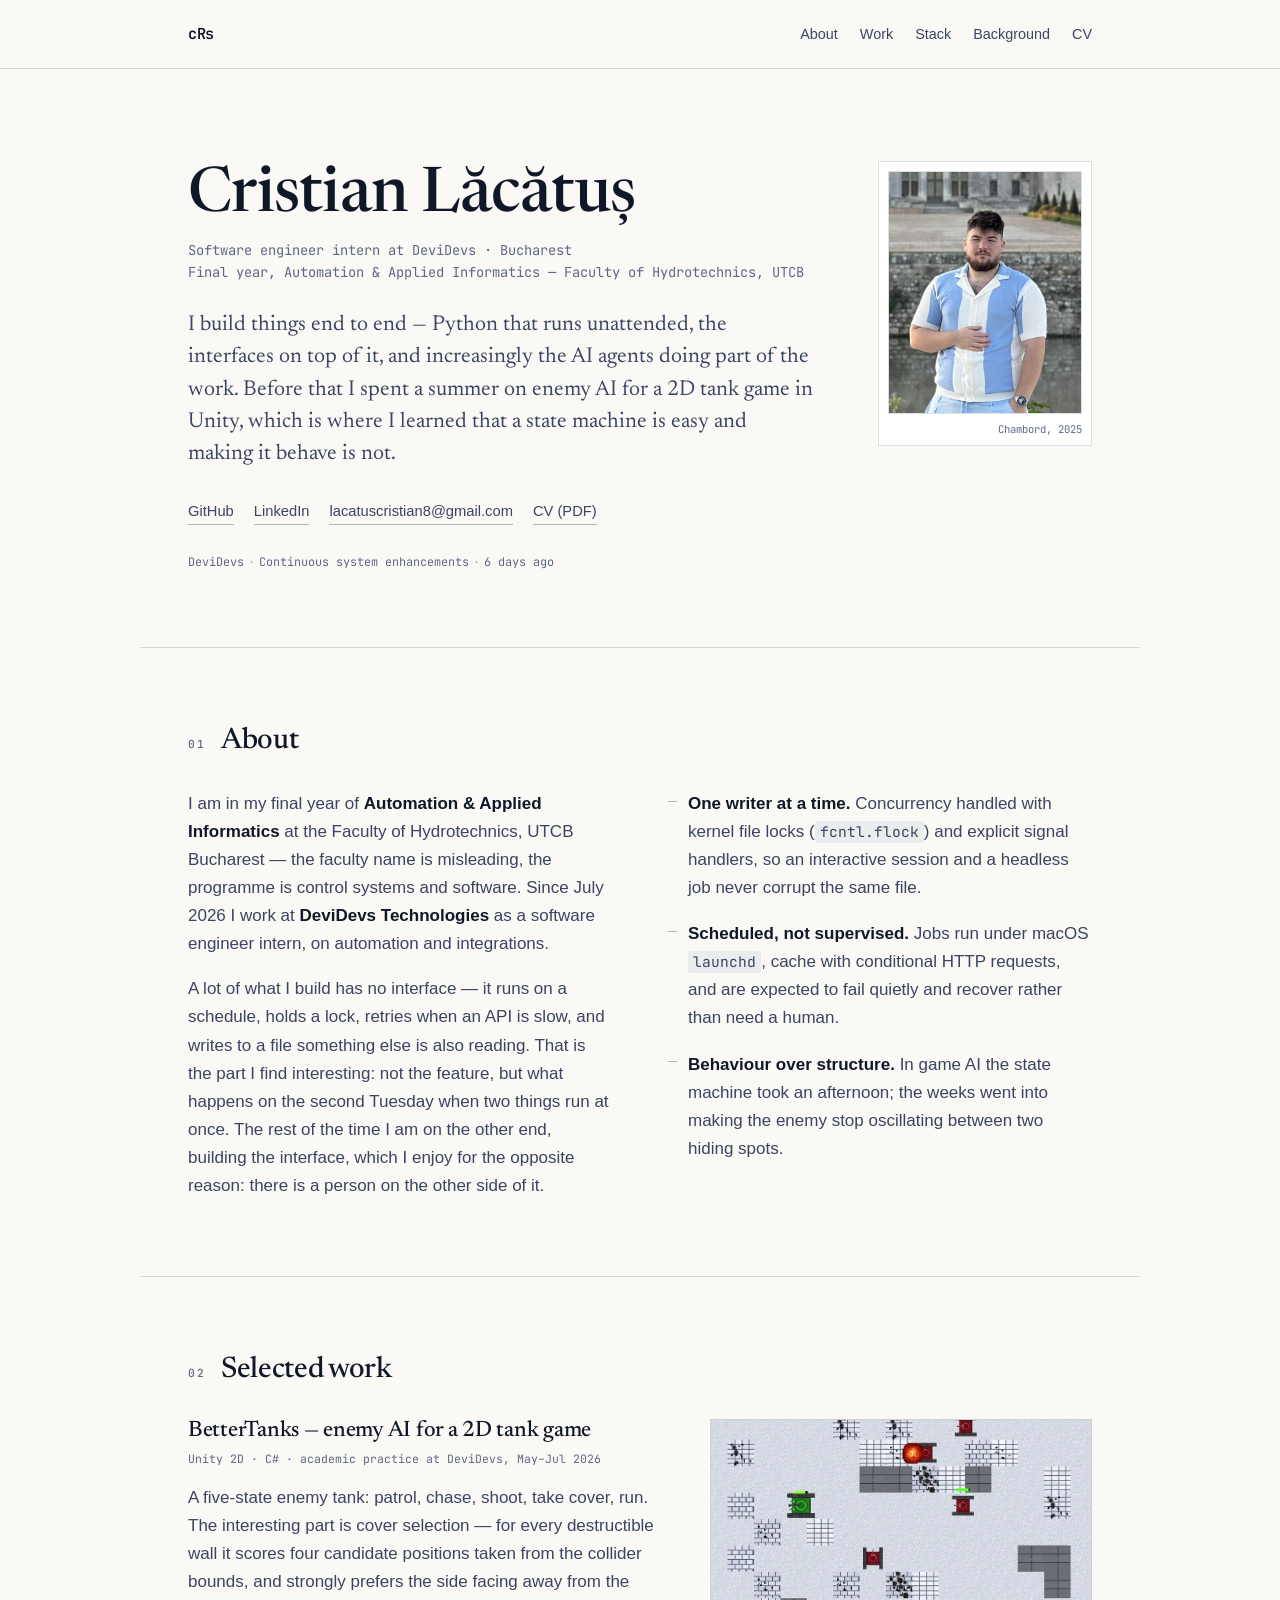
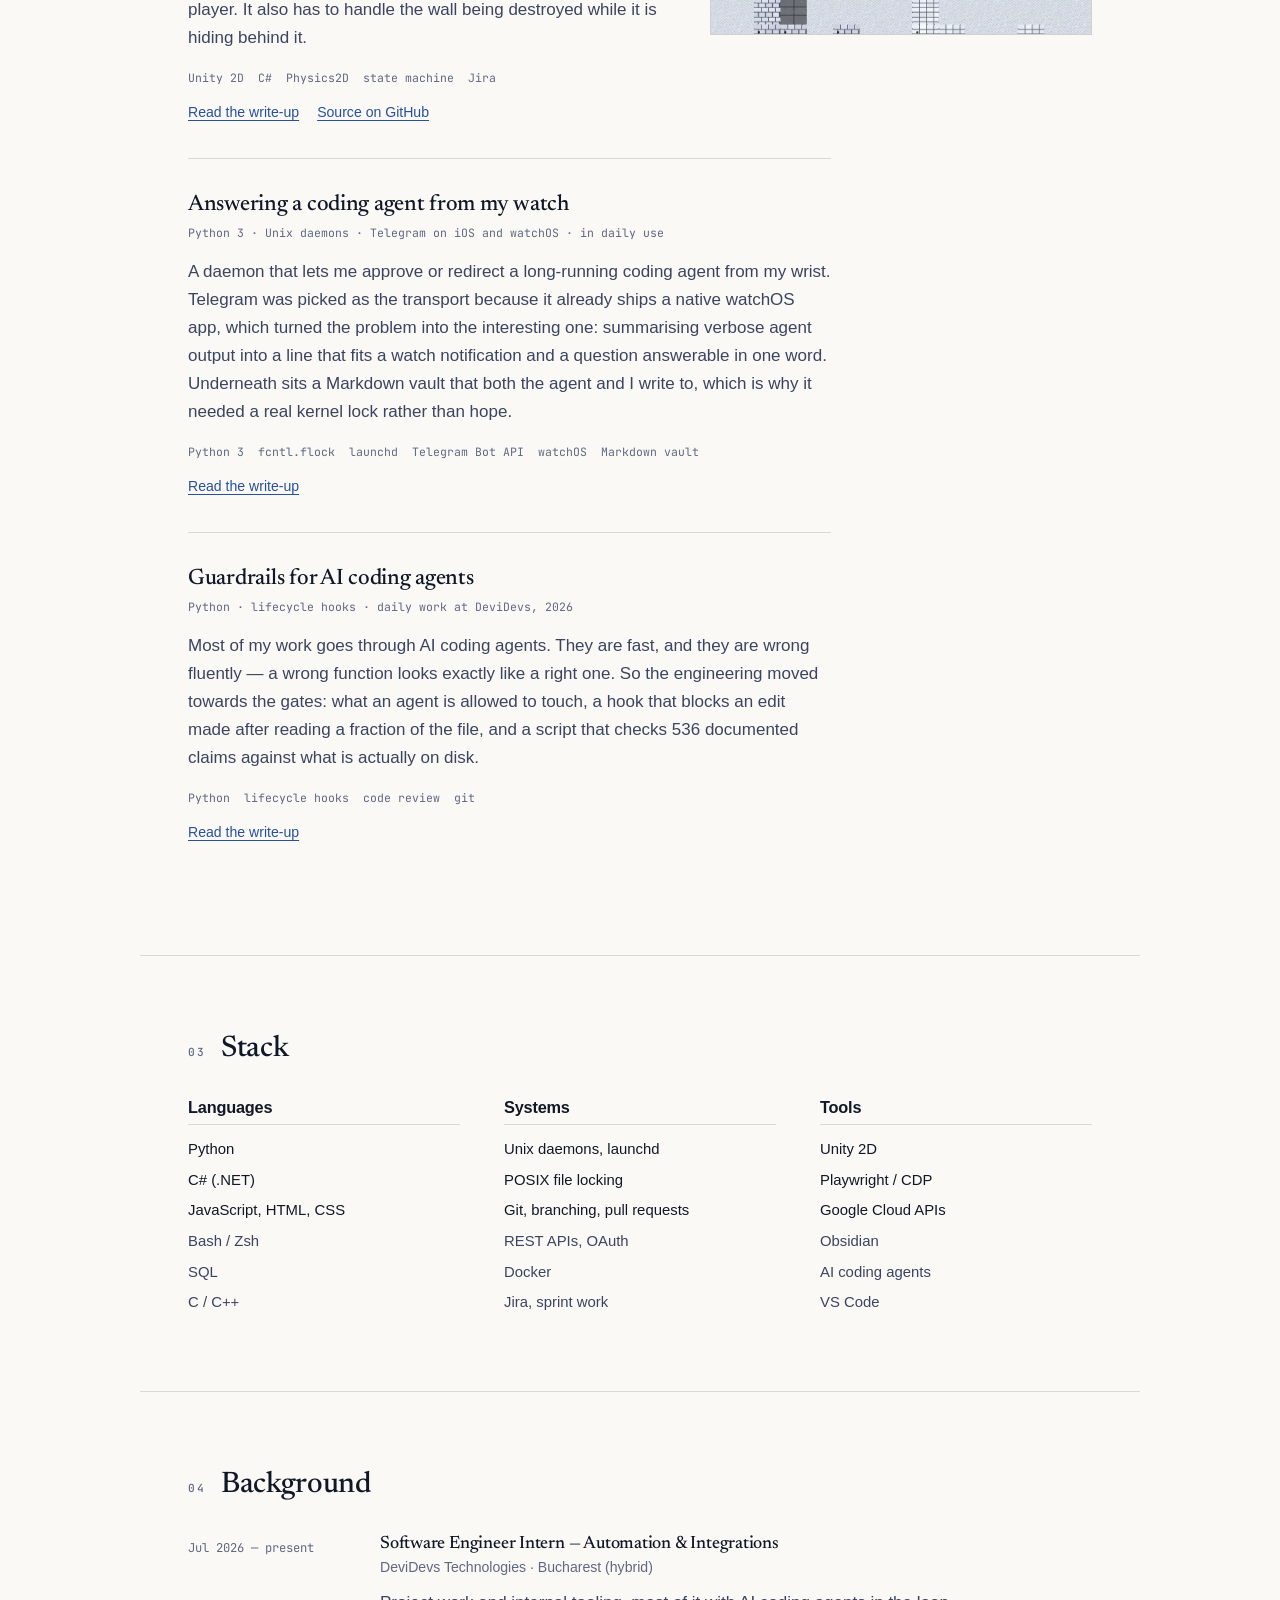
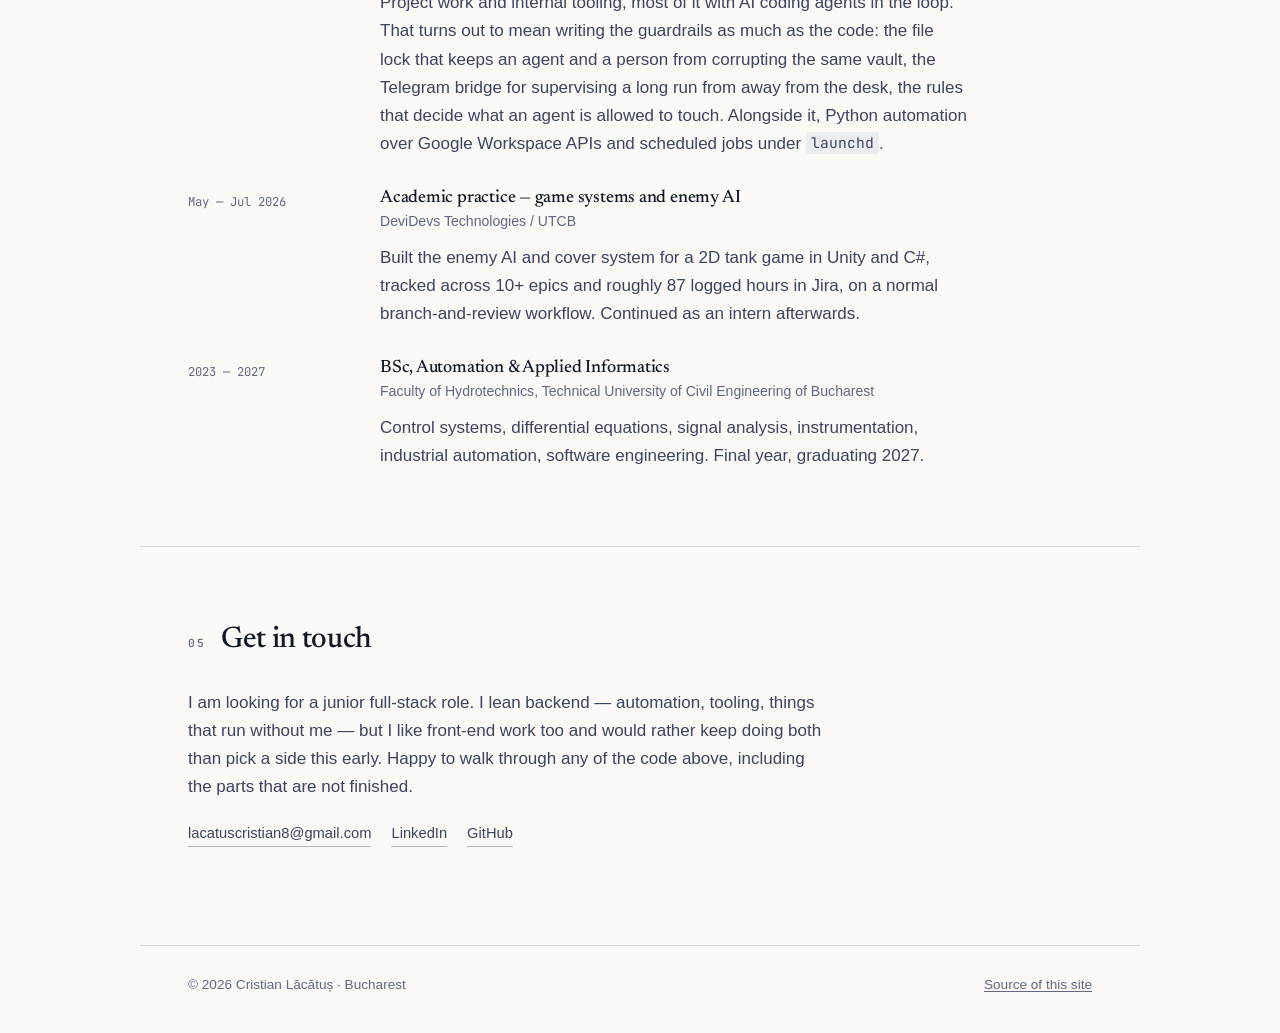
<file: index.html>
<!DOCTYPE html>
<html lang="en">
<head>
  <meta charset="UTF-8">
  <meta name="viewport" content="width=device-width, initial-scale=1, viewport-fit=cover">
  <title>Cristian Lăcătuș — software & automation engineer</title>

  <meta name="description" content="Cristian Lăcătuș — Software Engineer Intern at DeviDevs. Final-year Automation & Applied Informatics student, Faculty of Hydrotechnics, UTCB Bucharest. Python daemons, Unity 2D enemy AI, and guardrails for AI coding agents.">
  <meta name="author" content="Cristian Lăcătuș">
  <meta name="theme-color" content="#fbf9f5" media="(prefers-color-scheme: light)">
  <meta name="theme-color" content="#0d111c" media="(prefers-color-scheme: dark)">

  <meta property="og:title" content="Cristian Lăcătuș — software & automation engineer">
  <meta property="og:description" content="Python daemons and file locking, Unity 2D enemy AI, and guardrails for AI coding agents. Final-year student at UTCB, intern at DeviDevs.">
  <meta property="og:type" content="profile">
  <meta property="og:url" content="https://crs011.github.io/">
  <meta property="og:image" content="https://crs011.github.io/assets/portrait.jpg">
  <meta name="twitter:card" content="summary">

  <link rel="canonical" href="https://crs011.github.io/">
  <link rel="icon" href="assets/favicon.svg" type="image/svg+xml">

  <link rel="preconnect" href="https://fonts.googleapis.com">
  <link rel="preconnect" href="https://fonts.gstatic.com" crossorigin>
  <link href="https://fonts.googleapis.com/css2?family=Newsreader:opsz,wght@6..72,400;6..72,500;6..72,600&family=JetBrains+Mono:wght@400;500;600&display=swap" rel="stylesheet">
  <link rel="stylesheet" href="styles.min.css?v=20260817">

  <script type="application/ld+json">
  {
    "@context": "https://schema.org",
    "@type": "Person",
    "name": "Cristian Lăcătuș",
    "url": "https://crs011.github.io/",
    "image": "https://crs011.github.io/assets/portrait.jpg",
    "sameAs": [
      "https://github.com/cRs011",
      "https://www.linkedin.com/in/cristi-lacatus-823696294/"
    ],
    "jobTitle": "Software Engineer Intern — Automation & Integrations",
    "worksFor": {
      "@type": "Organization",
      "name": "DeviDevs Technologies",
      "url": "https://devidevs.com"
    },
    "affiliation": {
      "@type": "EducationalOrganization",
      "name": "Technical University of Civil Engineering of Bucharest (UTCB)",
      "department": "Faculty of Hydrotechnics — Automation & Applied Informatics"
    },
    "knowsAbout": ["Python", "C#", "Unity 2D", "Game AI", "Unix daemons", "File locking", "Playwright", "ETL pipelines", "Google Cloud APIs"]
  }
  </script>
</head>

<body>
  <a class="skip-link" href="#main">Skip to content</a>

  <header class="masthead">
    <div class="wrap masthead-inner">
      <a href="/" class="wordmark">cRs</a>
      <nav aria-label="Sections">
        <ul>
          <li><a href="#about">About</a></li>
          <li><a href="#work">Work</a></li>
          <li><a href="#stack">Stack</a></li>
          <li><a href="#background">Background</a></li>
          <li><a href="assets/CV_Cristian_Lacatus_Software_Engineer.pdf">CV</a></li>
        </ul>
      </nav>
    </div>
  </header>

  <main id="main">
    <section class="wrap intro">
      <div>
        <h1>Cristian Lăcătuș</h1>
        <div class="byline">
          <img class="byline-photo" src="assets/portrait-small.jpg" alt="Cristian Lăcătuș" width="256" height="320" loading="eager">
          <p class="intro-role">
            Software engineer intern at DeviDevs · Bucharest<br>
            Final year, Automation &amp; Applied Informatics — Faculty of Hydrotechnics, UTCB
          </p>
        </div>

        <p class="lede">
          I build things end to end — Python that runs unattended, the interfaces on top of it, and
          increasingly the AI agents doing part of the work. Before that I spent a summer on enemy AI
          for a 2D tank game in Unity, which is where I learned that a state machine is easy and
          making it behave is not.
        </p>

        <div class="contact-row">
          <a href="https://github.com/cRs011" rel="me">GitHub</a>
          <a href="https://www.linkedin.com/in/cristi-lacatus-823696294/" rel="me">LinkedIn</a>
          <button type="button" id="copy-email" data-email="lacatuscristian8@gmail.com">lacatuscristian8@gmail.com</button>
          <a href="assets/CV_Cristian_Lacatus_Software_Engineer.pdf">CV (PDF)</a>
        </div>

        <a class="last-commit" id="last-commit" href="https://github.com/cRs011" hidden>
          <span id="commit-repo"></span><span class="sep">·</span><span id="commit-msg"></span><span class="sep">·</span><span id="commit-age"></span>
        </a>
      </div>

      <figure class="portrait-plate">
        <img src="assets/portrait.jpg" alt="Cristian Lăcătuș" width="600" height="750" loading="eager">
        <figcaption>Chambord, 2025</figcaption>
      </figure>
    </section>

    <section class="wrap section" id="about">
      <div class="section-head">
        <span class="eyebrow">01</span>
        <h2>About</h2>
      </div>
      <div class="two-col">
        <div class="prose">
          <p>
            I am in my final year of <strong>Automation &amp; Applied Informatics</strong> at the
            Faculty of Hydrotechnics, UTCB Bucharest — the faculty name is misleading, the programme
            is control systems and software. Since July 2026 I work at
            <strong>DeviDevs Technologies</strong> as a software engineer intern, on automation and
            integrations.
          </p>
          <p>
            A lot of what I build has no interface — it runs on a schedule, holds a lock, retries
            when an API is slow, and writes to a file something else is also reading. That is the
            part I find interesting: not the feature, but what happens on the second Tuesday when two
            things run at once. The rest of the time I am on the other end, building the interface,
            which I enjoy for the opposite reason: there is a person on the other side of it.
          </p>
        </div>
        <div>
          <ul class="principles">
            <li>
              <strong>One writer at a time.</strong> Concurrency handled with kernel file locks
              (<code>fcntl.flock</code>) and explicit signal handlers, so an interactive session and a
              headless job never corrupt the same file.
            </li>
            <li>
              <strong>Scheduled, not supervised.</strong> Jobs run under macOS <code>launchd</code>,
              cache with conditional HTTP requests, and are expected to fail quietly and recover
              rather than need a human.
            </li>
            <li>
              <strong>Behaviour over structure.</strong> In game AI the state machine took an
              afternoon; the weeks went into making the enemy stop oscillating between two hiding
              spots.
            </li>
          </ul>
        </div>
      </div>
    </section>

    <section class="wrap section" id="work">
      <div class="section-head">
        <span class="eyebrow">02</span>
        <h2>Selected work</h2>
      </div>

      <!-- projects:start — generat de scripts/render_site.py din data/projects.json. Nu edita intre marcaje. -->
      <div class="work-list">
        <article class="work-item">
          <div class="work-body">
            <h3><a href="projects/bettertanks.html">BetterTanks — enemy AI for a 2D tank game</a></h3>
            <p class="work-meta">Unity 2D · C# · academic practice at DeviDevs, May–Jul 2026</p>
            <p>A five-state enemy tank: patrol, chase, shoot, take cover, run. The interesting part is cover selection — for every destructible wall it scores four candidate positions taken from the collider bounds, and strongly prefers the side facing away from the player. It also has to handle the wall being destroyed while it is hiding behind it.</p>
            <ul class="tags">
              <li>Unity 2D</li>
              <li>C#</li>
              <li>Physics2D</li>
              <li>state machine</li>
              <li>Jira</li>
            </ul>
            <div class="work-links">
              <a href="projects/bettertanks.html">Read the write-up</a>
              <a href="https://github.com/cRs011/proiectul-Unity-2D">Source on GitHub</a>
            </div>
          </div>
          <div class="work-media">
            <video autoplay loop muted playsinline preload="metadata" poster="assets/bettertanks/bettertanks_gameplay_live.webp" width="960" height="540">
              <source src="assets/bettertanks/bettertanks_gameplay_live.mp4" type="video/mp4">
            <img src="assets/bettertanks/bettertanks_gameplay_live.gif" alt="Gameplay clip: tanks fighting on a desert map" loading="lazy" width="960" height="540">
            </video>
          </div>
        </article>
        <article class="work-item no-media">
          <div class="work-body">
            <h3><a href="projects/agent-bridge.html">Answering a coding agent from my watch</a></h3>
            <p class="work-meta">Python 3 · Unix daemons · Telegram on iOS and watchOS · in daily use</p>
            <p>A daemon that lets me approve or redirect a long-running coding agent from my wrist. Telegram was picked as the transport because it already ships a native watchOS app, which turned the problem into the interesting one: summarising verbose agent output into a line that fits a watch notification and a question answerable in one word. Underneath sits a Markdown vault that both the agent and I write to, which is why it needed a real kernel lock rather than hope.</p>
            <ul class="tags">
              <li>Python 3</li>
              <li>fcntl.flock</li>
              <li>launchd</li>
              <li>Telegram Bot API</li>
              <li>watchOS</li>
              <li>Markdown vault</li>
            </ul>
            <div class="work-links">
              <a href="projects/agent-bridge.html">Read the write-up</a>
            </div>
          </div>
        </article>
        <article class="work-item no-media">
          <div class="work-body">
            <h3><a href="projects/ai-agents.html">Guardrails for AI coding agents</a></h3>
            <p class="work-meta">Python · lifecycle hooks · daily work at DeviDevs, 2026</p>
            <p>Most of my work goes through AI coding agents. They are fast, and they are wrong fluently — a wrong function looks exactly like a right one. So the engineering moved towards the gates: what an agent is allowed to touch, a hook that blocks an edit made after reading a fraction of the file, and a script that checks 536 documented claims against what is actually on disk.</p>
            <ul class="tags">
              <li>Python</li>
              <li>lifecycle hooks</li>
              <li>code review</li>
              <li>git</li>
            </ul>
            <div class="work-links">
              <a href="projects/ai-agents.html">Read the write-up</a>
            </div>
          </div>
        </article>
      </div>
      <!-- projects:end -->
    </section>

    <section class="wrap section" id="stack">
      <div class="section-head">
        <span class="eyebrow">03</span>
        <h2>Stack</h2>
      </div>
      <div class="stack-grid">
        <div>
          <h3>Languages</h3>
          <ul>
            <li class="primary">Python</li>
            <li class="primary">C# (.NET)</li>
            <li class="primary">JavaScript, HTML, CSS</li>
            <li>Bash / Zsh</li>
            <li>SQL</li>
            <li>C / C++</li>
          </ul>
        </div>
        <div>
          <h3>Systems</h3>
          <ul>
            <li class="primary">Unix daemons, launchd</li>
            <li class="primary">POSIX file locking</li>
            <li class="primary">Git, branching, pull requests</li>
            <li>REST APIs, OAuth</li>
            <li>Docker</li>
            <li>Jira, sprint work</li>
          </ul>
        </div>
        <div>
          <h3>Tools</h3>
          <ul>
            <li class="primary">Unity 2D</li>
            <li class="primary">Playwright / CDP</li>
            <li class="primary">Google Cloud APIs</li>
            <li>Obsidian</li>
            <li>AI coding agents</li>
            <li>VS Code</li>
          </ul>
        </div>
      </div>
    </section>

    <section class="wrap section" id="background">
      <div class="section-head">
        <span class="eyebrow">04</span>
        <h2>Background</h2>
      </div>
      <div class="timeline">
        <article>
          <time datetime="2026-07">Jul 2026 — present</time>
          <div>
            <h3>Software Engineer Intern — Automation &amp; Integrations</h3>
            <p class="org">DeviDevs Technologies · Bucharest (hybrid)</p>
            <p>
              Project work and internal tooling, most of it with AI coding agents in the loop. That
              turns out to mean writing the guardrails as much as the code: the file lock that keeps
              an agent and a person from corrupting the same vault, the Telegram bridge for
              supervising a long run from away from the desk, the rules that decide what an agent is
              allowed to touch. Alongside it, Python automation over Google Workspace APIs and
              scheduled jobs under <code>launchd</code>.
            </p>
          </div>
        </article>

        <article>
          <time datetime="2026-05">May — Jul 2026</time>
          <div>
            <h3>Academic practice — game systems and enemy AI</h3>
            <p class="org">DeviDevs Technologies / UTCB</p>
            <p>
              Built the enemy AI and cover system for a 2D tank game in Unity and C#, tracked across
              10+ epics and roughly 87 logged hours in Jira, on a normal branch-and-review workflow.
              Continued as an intern afterwards.
            </p>
          </div>
        </article>

        <article>
          <time datetime="2023">2023 — 2027</time>
          <div>
            <h3>BSc, Automation &amp; Applied Informatics</h3>
            <p class="org">Faculty of Hydrotechnics, Technical University of Civil Engineering of Bucharest</p>
            <p>
              Control systems, differential equations, signal analysis, instrumentation, industrial
              automation, software engineering. Final year, graduating 2027.
            </p>
          </div>
        </article>
      </div>
    </section>

    <section class="wrap section closing">
      <div class="section-head">
        <span class="eyebrow">05</span>
        <h2>Get in touch</h2>
      </div>
      <p>
        I am looking for a junior full-stack role. I lean backend — automation, tooling, things that
        run without me — but I like front-end work too and would rather keep doing both than pick a
        side this early. Happy to walk through any of the code above, including the parts that are
        not finished.
      </p>
      <div class="contact-row">
        <a href="mailto:lacatuscristian8@gmail.com">lacatuscristian8@gmail.com</a>
        <a href="https://www.linkedin.com/in/cristi-lacatus-823696294/">LinkedIn</a>
        <a href="https://github.com/cRs011">GitHub</a>
      </div>
    </section>
  </main>

  <footer class="wrap site-footer">
    <p>© 2026 Cristian Lăcătuș · Bucharest</p>
    <p class="footer-links">
      <a href="https://github.com/cRs011/cRs011.github.io">Source of this site</a>
    </p>
  </footer>

  <script src="script.min.js?v=20260817" defer></script>
</body>
</html>
</file>
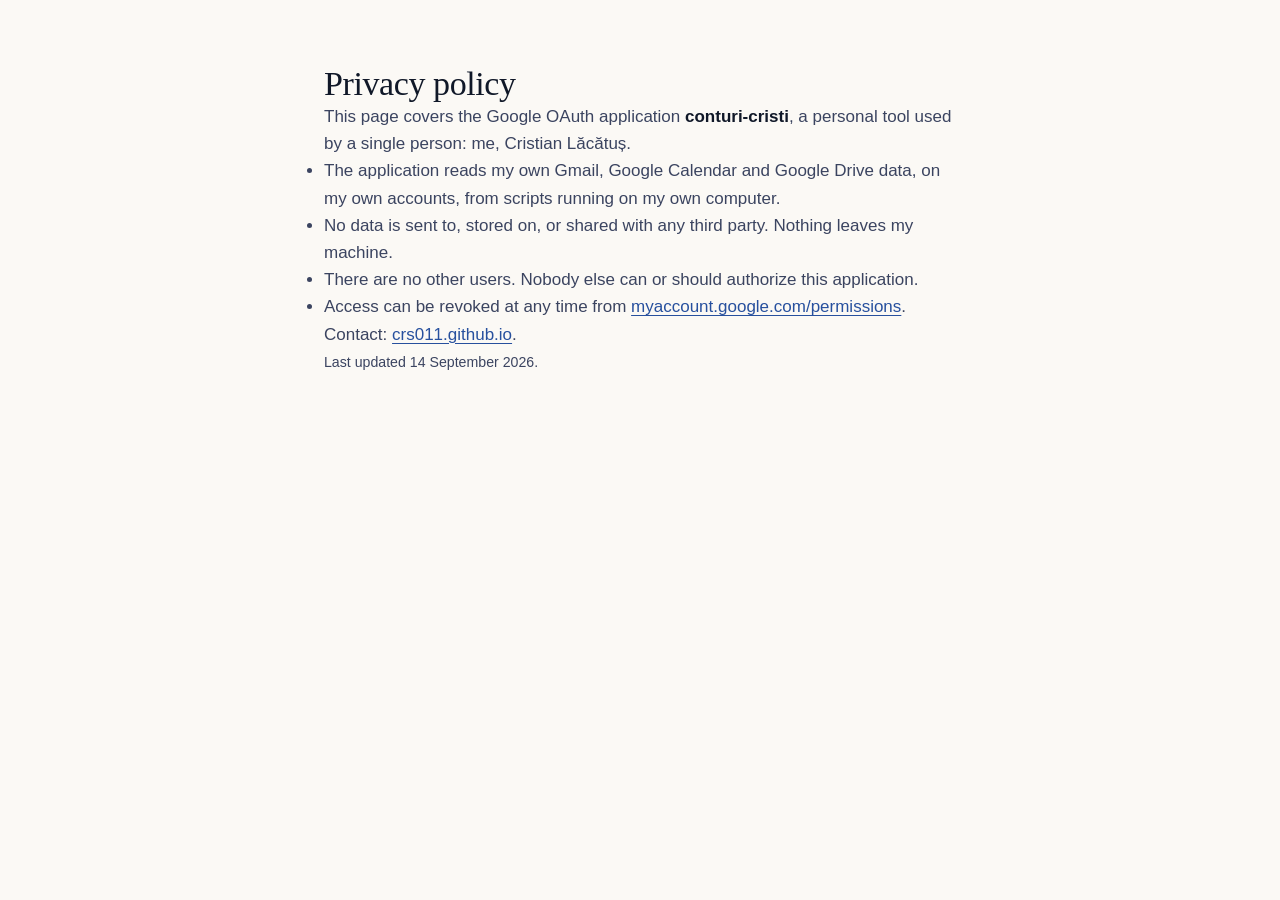
<file: privacy.html>
<!doctype html>
<html lang="en">
<head>
  <meta charset="utf-8">
  <meta name="viewport" content="width=device-width, initial-scale=1">
  <meta name="robots" content="noindex">
  <title>Privacy policy — personal Google OAuth app</title>
  <link rel="stylesheet" href="styles.min.css?v=20260817">
</head>
<body>
  <main style="max-width:42rem;margin:4rem auto;padding:0 1.25rem;line-height:1.6">
    <h1>Privacy policy</h1>
    <p>This page covers the Google OAuth application <strong>conturi-cristi</strong>, a personal tool
    used by a single person: me, Cristian Lăcătuș.</p>
    <ul>
      <li>The application reads my own Gmail, Google Calendar and Google Drive data, on my own accounts, from scripts running on my own computer.</li>
      <li>No data is sent to, stored on, or shared with any third party. Nothing leaves my machine.</li>
      <li>There are no other users. Nobody else can or should authorize this application.</li>
      <li>Access can be revoked at any time from <a href="https://myaccount.google.com/permissions">myaccount.google.com/permissions</a>.</li>
    </ul>
    <p>Contact: <a href="https://crs011.github.io">crs011.github.io</a>.</p>
    <p><small>Last updated 14 September 2026.</small></p>
  </main>
</body>
</html>
</file>
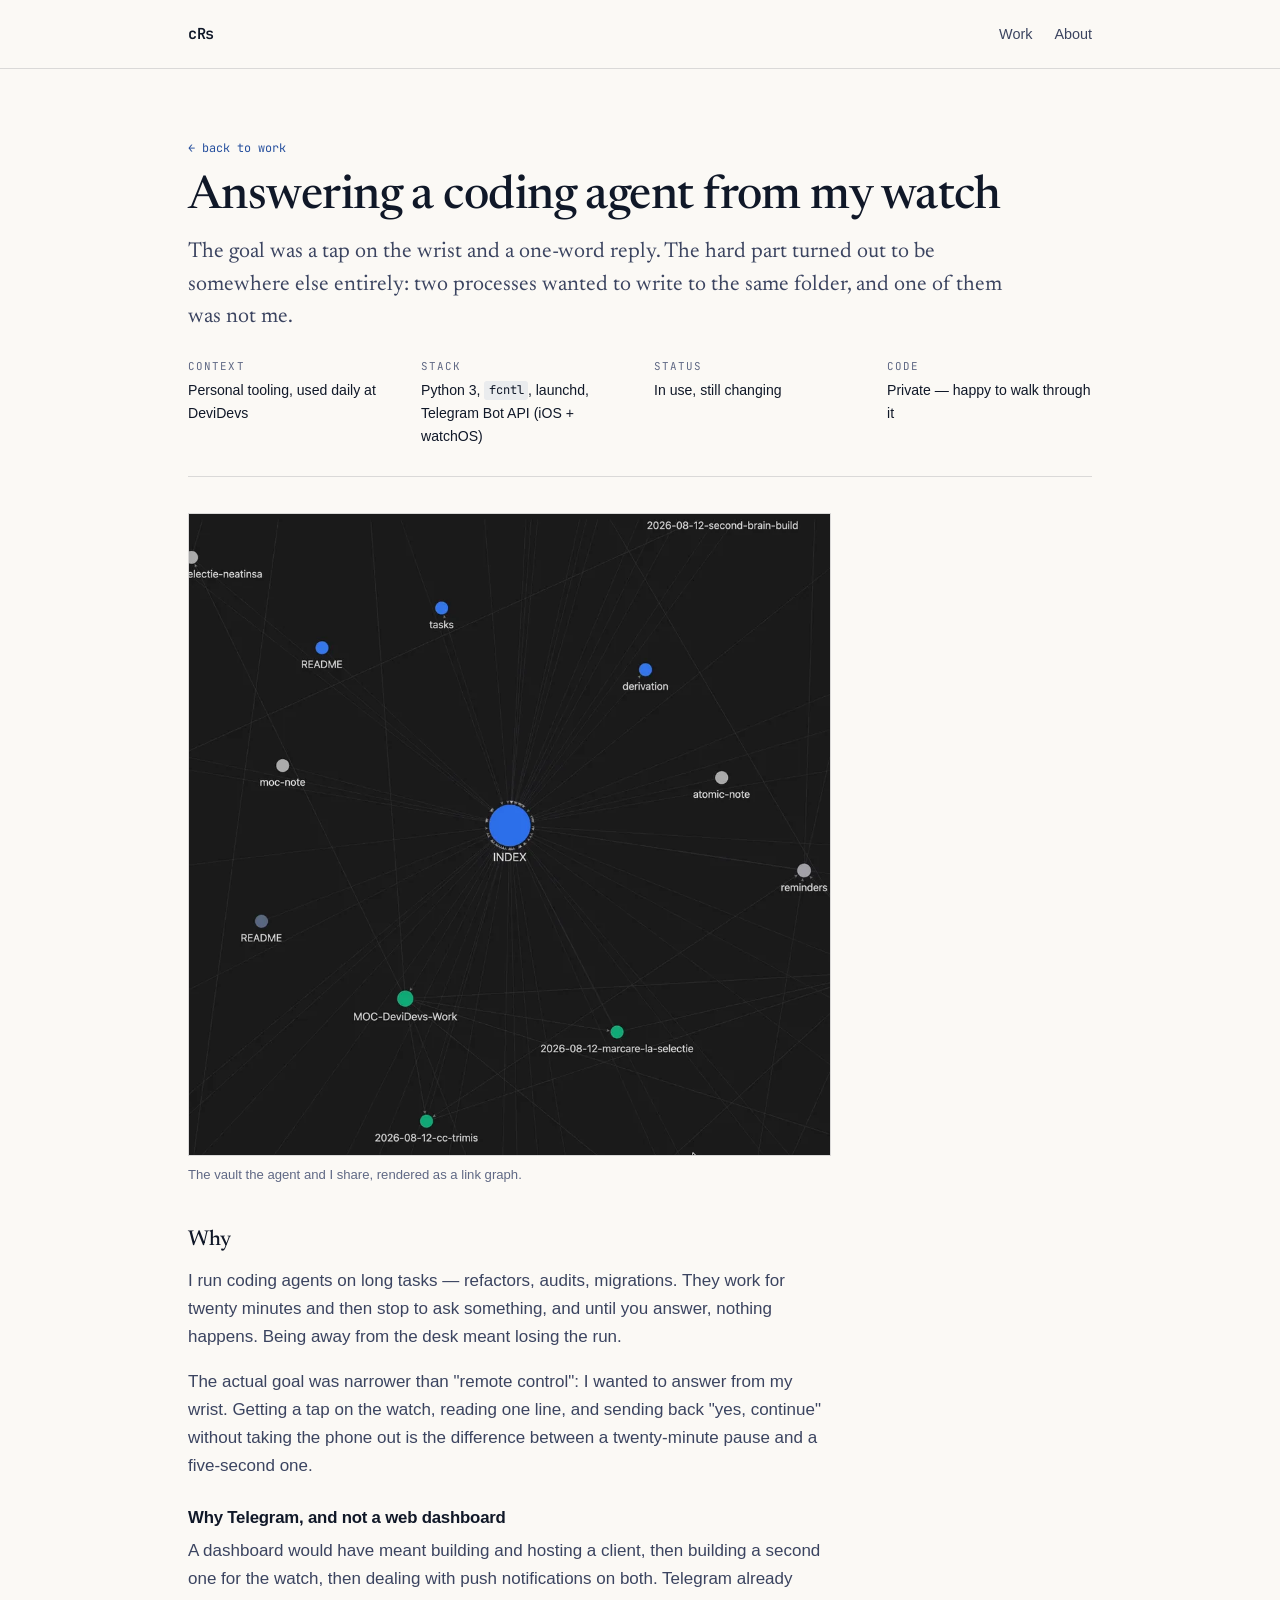
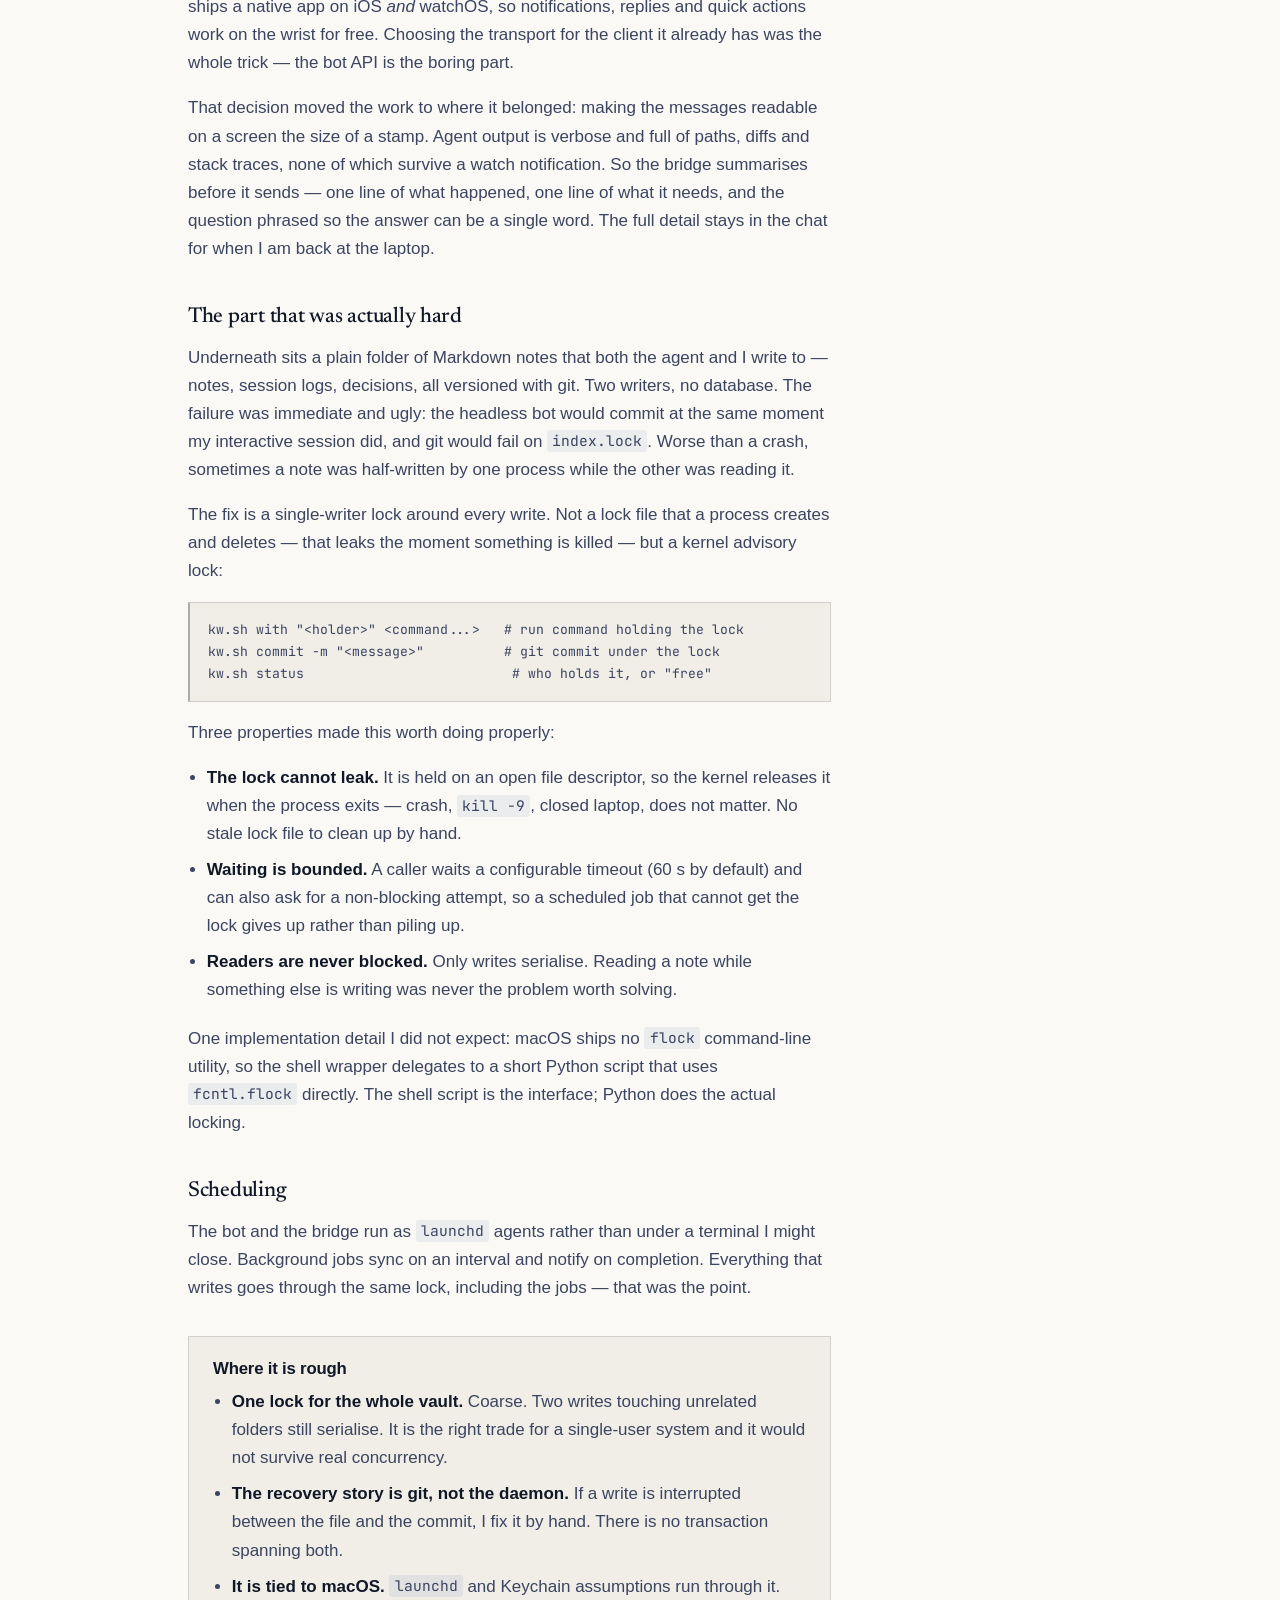
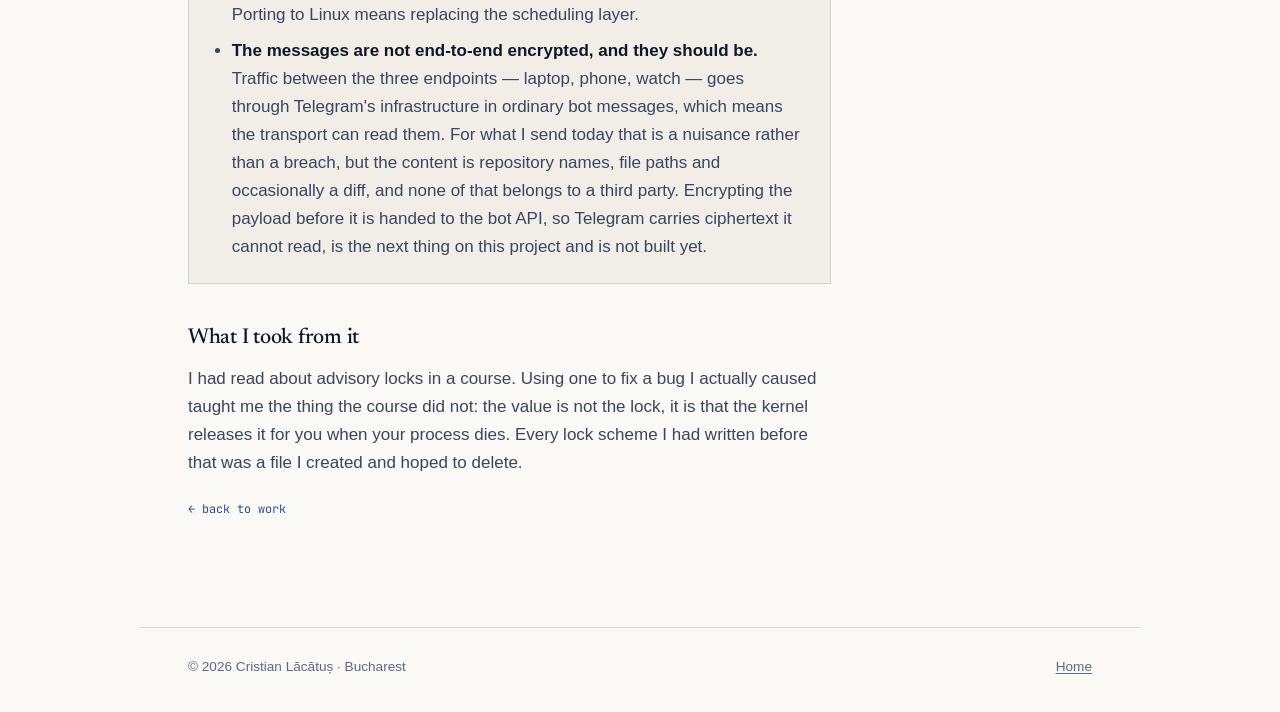
<file: projects/agent-bridge.html>
<!DOCTYPE html>
<html lang="en">
<head>
  <meta charset="UTF-8">
  <meta name="viewport" content="width=device-width, initial-scale=1, viewport-fit=cover">
  <title>Answering a coding agent from my watch · Cristian Lăcătuș</title>

  <meta name="description" content="A Python daemon that lets me approve or redirect a long-running coding agent from an Apple Watch, why Telegram was the right transport, and the kernel file lock underneath it.">
  <meta name="theme-color" content="#fbf9f5" media="(prefers-color-scheme: light)">
  <meta name="theme-color" content="#0d111c" media="(prefers-color-scheme: dark)">
  <link rel="canonical" href="https://crs011.github.io/projects/agent-bridge.html">
  <link rel="icon" href="../assets/favicon.svg" type="image/svg+xml">

  <link rel="preconnect" href="https://fonts.googleapis.com">
  <link rel="preconnect" href="https://fonts.gstatic.com" crossorigin>
  <link href="https://fonts.googleapis.com/css2?family=Newsreader:opsz,wght@6..72,400;6..72,500;6..72,600&family=JetBrains+Mono:wght@400;500;600&display=swap" rel="stylesheet">
  <link rel="stylesheet" href="../styles.min.css?v=20260817">
</head>

<body>
  <a class="skip-link" href="#main">Skip to content</a>

  <header class="masthead">
    <div class="wrap masthead-inner">
      <a href="../" class="wordmark">cRs</a>
      <nav aria-label="Sections">
        <ul>
          <li><a href="../#work">Work</a></li>
          <li><a href="../#about">About</a></li>
        </ul>
      </nav>
    </div>
  </header>

  <main id="main" class="wrap case">
    <div class="case-head">
      <a class="back-link" href="../#work">← back to work</a>
      <h1>Answering a coding agent from my watch</h1>
      <p class="lede">
        The goal was a tap on the wrist and a one-word reply. The hard part turned out to be
        somewhere else entirely: two processes wanted to write to the same folder, and one of them
        was not me.
      </p>

      <dl class="case-facts">
        <div>
          <dt>Context</dt>
          <dd>Personal tooling, used daily at DeviDevs</dd>
        </div>
        <div>
          <dt>Stack</dt>
          <dd>Python 3, <code>fcntl</code>, launchd, Telegram Bot API (iOS + watchOS)</dd>
        </div>
        <div>
          <dt>Status</dt>
          <dd>In use, still changing</dd>
        </div>
        <div>
          <dt>Code</dt>
          <dd>Private — happy to walk through it</dd>
        </div>
      </dl>
    </div>

    <div class="case-body">
      <figure>
        <video autoplay loop muted playsinline preload="metadata" poster="../assets/obsidian_graph_interactive.webp" width="960" height="540">
          <source src="../assets/obsidian_graph_interactive.mp4" type="video/mp4">
          <img src="../assets/obsidian_graph_interactive.gif" alt="The knowledge vault drawn as a graph of linked Markdown notes" loading="lazy">
        </video>
        <figcaption>The vault the agent and I share, rendered as a link graph.</figcaption>
      </figure>

      <h2>Why</h2>
      <p>
        I run coding agents on long tasks — refactors, audits, migrations. They work for twenty
        minutes and then stop to ask something, and until you answer, nothing happens. Being away
        from the desk meant losing the run.
      </p>
      <p>
        The actual goal was narrower than "remote control": I wanted to answer from my wrist. Getting
        a tap on the watch, reading one line, and sending back "yes, continue" without taking the
        phone out is the difference between a twenty-minute pause and a five-second one.
      </p>

      <h3>Why Telegram, and not a web dashboard</h3>
      <p>
        A dashboard would have meant building and hosting a client, then building a second one for
        the watch, then dealing with push notifications on both. Telegram already ships a native app
        on iOS <em>and</em> watchOS, so notifications, replies and quick actions work on the wrist for
        free. Choosing the transport for the client it already has was the whole trick — the bot API
        is the boring part.
      </p>
      <p>
        That decision moved the work to where it belonged: making the messages readable on a screen
        the size of a stamp. Agent output is verbose and full of paths, diffs and stack traces, none
        of which survive a watch notification. So the bridge summarises before it sends — one line of
        what happened, one line of what it needs, and the question phrased so the answer can be a
        single word. The full detail stays in the chat for when I am back at the laptop.
      </p>

      <h2>The part that was actually hard</h2>
      <p>
        Underneath sits a plain folder of Markdown notes that both the agent and I write to — notes,
        session logs, decisions, all versioned with git. Two writers, no database. The failure was
        immediate and ugly: the headless bot would commit at the same moment my interactive session
        did, and git would fail on <code>index.lock</code>. Worse than a crash, sometimes a note was
        half-written by one process while the other was reading it.
      </p>
      <p>
        The fix is a single-writer lock around every write. Not a lock file that a process creates
        and deletes — that leaks the moment something is killed — but a kernel advisory lock:
      </p>
      <pre><code>kw.sh with "&lt;holder&gt;" &lt;command...&gt;   # run command holding the lock
kw.sh commit -m "&lt;message&gt;"          # git commit under the lock
kw.sh status                          # who holds it, or "free"</code></pre>
      <p>
        Three properties made this worth doing properly:
      </p>
      <ul>
        <li>
          <strong>The lock cannot leak.</strong> It is held on an open file descriptor, so the kernel
          releases it when the process exits — crash, <code>kill -9</code>, closed laptop, does not
          matter. No stale lock file to clean up by hand.
        </li>
        <li>
          <strong>Waiting is bounded.</strong> A caller waits a configurable timeout (60 s by
          default) and can also ask for a non-blocking attempt, so a scheduled job that cannot get
          the lock gives up rather than piling up.
        </li>
        <li>
          <strong>Readers are never blocked.</strong> Only writes serialise. Reading a note while
          something else is writing was never the problem worth solving.
        </li>
      </ul>
      <p>
        One implementation detail I did not expect: macOS ships no <code>flock</code> command-line
        utility, so the shell wrapper delegates to a short Python script that uses
        <code>fcntl.flock</code> directly. The shell script is the interface; Python does the actual
        locking.
      </p>

      <h2>Scheduling</h2>
      <p>
        The bot and the bridge run as <code>launchd</code> agents rather than under a terminal I
        might close. Background jobs sync on an interval and notify on completion. Everything that
        writes goes through the same lock, including the jobs — that was the point.
      </p>

      <div class="honest">
        <h3>Where it is rough</h3>
        <ul>
          <li>
            <strong>One lock for the whole vault.</strong> Coarse. Two writes touching unrelated
            folders still serialise. It is the right trade for a single-user system and it would not
            survive real concurrency.
          </li>
          <li>
            <strong>The recovery story is git, not the daemon.</strong> If a write is interrupted
            between the file and the commit, I fix it by hand. There is no transaction spanning both.
          </li>
          <li>
            <strong>It is tied to macOS.</strong> <code>launchd</code> and Keychain assumptions run
            through it. Porting to Linux means replacing the scheduling layer.
          </li>
          <li>
            <strong>The messages are not end-to-end encrypted, and they should be.</strong> Traffic
            between the three endpoints — laptop, phone, watch — goes through Telegram's
            infrastructure in ordinary bot messages, which means the transport can read them. For
            what I send today that is a nuisance rather than a breach, but the content is repository
            names, file paths and occasionally a diff, and none of that belongs to a third party.
            Encrypting the payload before it is handed to the bot API, so Telegram carries ciphertext
            it cannot read, is the next thing on this project and is not built yet.
          </li>
        </ul>
      </div>

      <h2>What I took from it</h2>
      <p>
        I had read about advisory locks in a course. Using one to fix a bug I actually caused taught
        me the thing the course did not: the value is not the lock, it is that the kernel releases it
        for you when your process dies. Every lock scheme I had written before that was a file I
        created and hoped to delete.
      </p>

      <p><a class="back-link" href="../#work">← back to work</a></p>
    </div>
  </main>

  <footer class="wrap site-footer">
    <p>© 2026 Cristian Lăcătuș · Bucharest</p>
    <p class="footer-links"><a href="../">Home</a></p>
  </footer>
</body>
</html>
</file>
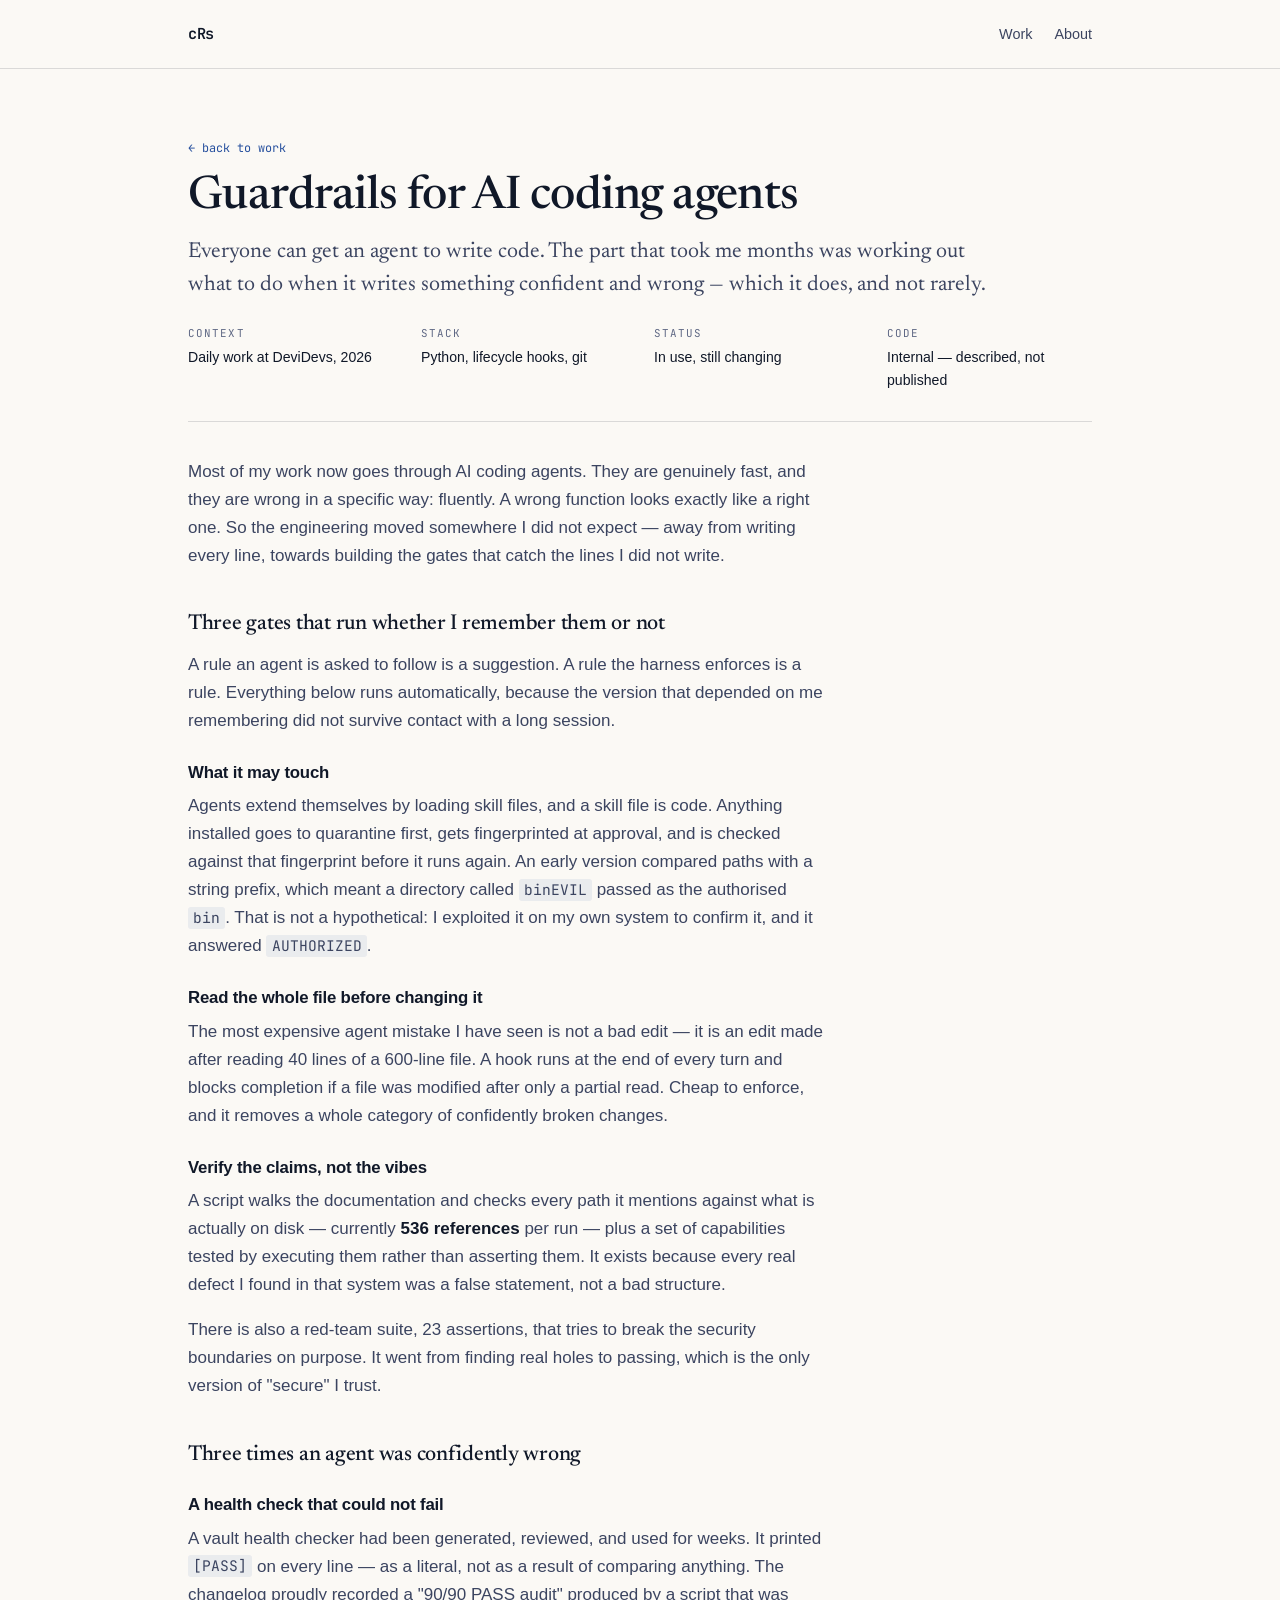
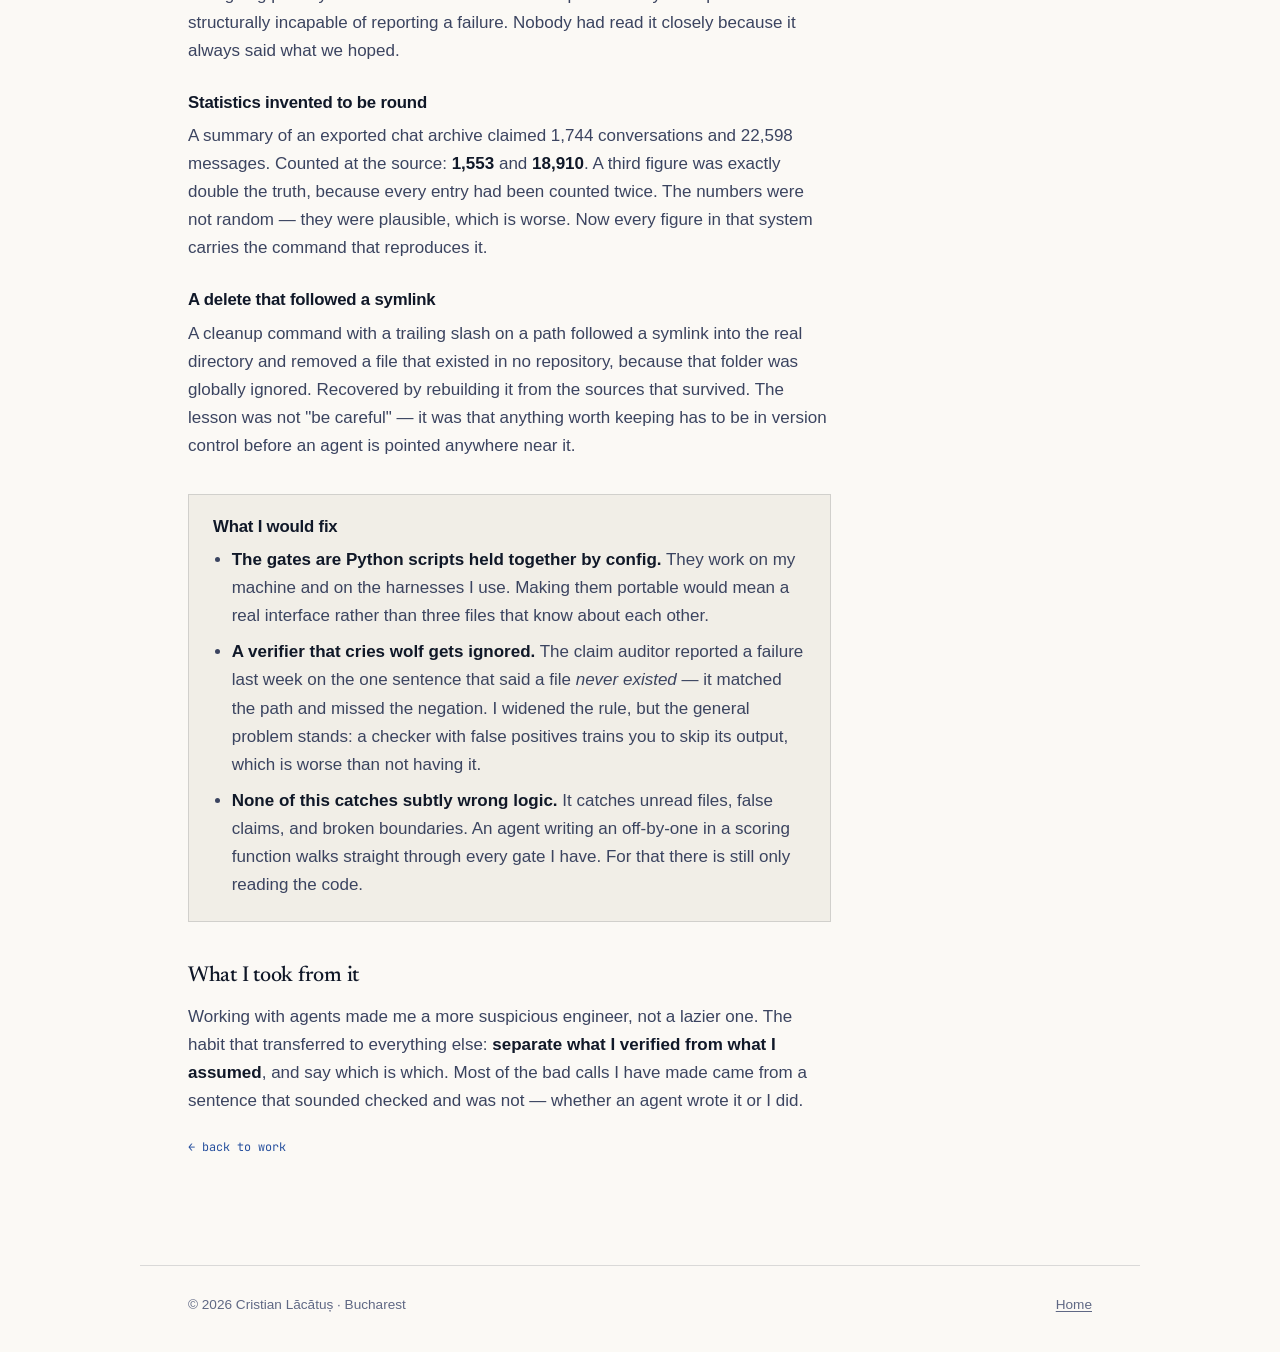
<file: projects/ai-agents.html>
<!DOCTYPE html>
<html lang="en">
<head>
  <meta charset="UTF-8">
  <meta name="viewport" content="width=device-width, initial-scale=1, viewport-fit=cover">
  <title>Guardrails for AI coding agents · Cristian Lăcătuș</title>

  <meta name="description" content="I run AI coding agents on real work. The useful part is not the prompting — it is the gates: what an agent may touch, how its output gets checked, and the three times it was confidently wrong.">
  <meta name="theme-color" content="#fbf9f5" media="(prefers-color-scheme: light)">
  <meta name="theme-color" content="#0d111c" media="(prefers-color-scheme: dark)">
  <link rel="canonical" href="https://crs011.github.io/projects/ai-agents.html">
  <link rel="icon" href="../assets/favicon.svg" type="image/svg+xml">

  <link rel="preconnect" href="https://fonts.googleapis.com">
  <link rel="preconnect" href="https://fonts.gstatic.com" crossorigin>
  <link href="https://fonts.googleapis.com/css2?family=Newsreader:opsz,wght@6..72,400;6..72,500;6..72,600&family=JetBrains+Mono:wght@400;500;600&display=swap" rel="stylesheet">
  <link rel="stylesheet" href="../styles.min.css?v=20260817">
</head>

<body>
  <a class="skip-link" href="#main">Skip to content</a>

  <header class="masthead">
    <div class="wrap masthead-inner">
      <a href="../" class="wordmark">cRs</a>
      <nav aria-label="Sections">
        <ul>
          <li><a href="../#work">Work</a></li>
          <li><a href="../#about">About</a></li>
        </ul>
      </nav>
    </div>
  </header>

  <main id="main" class="wrap case">
    <div class="case-head">
      <a class="back-link" href="../#work">← back to work</a>
      <h1>Guardrails for AI coding agents</h1>
      <p class="lede">
        Everyone can get an agent to write code. The part that took me months was working out what
        to do when it writes something confident and wrong — which it does, and not rarely.
      </p>

      <dl class="case-facts">
        <div>
          <dt>Context</dt>
          <dd>Daily work at DeviDevs, 2026</dd>
        </div>
        <div>
          <dt>Stack</dt>
          <dd>Python, lifecycle hooks, git</dd>
        </div>
        <div>
          <dt>Status</dt>
          <dd>In use, still changing</dd>
        </div>
        <div>
          <dt>Code</dt>
          <dd>Internal — described, not published</dd>
        </div>
      </dl>
    </div>

    <div class="case-body">
      <p>
        Most of my work now goes through AI coding agents. They are genuinely fast, and they are
        wrong in a specific way: fluently. A wrong function looks exactly like a right one. So the
        engineering moved somewhere I did not expect — away from writing every line, towards building
        the gates that catch the lines I did not write.
      </p>

      <h2>Three gates that run whether I remember them or not</h2>
      <p>
        A rule an agent is asked to follow is a suggestion. A rule the harness enforces is a rule.
        Everything below runs automatically, because the version that depended on me remembering did
        not survive contact with a long session.
      </p>

      <h3>What it may touch</h3>
      <p>
        Agents extend themselves by loading skill files, and a skill file is code. Anything installed
        goes to quarantine first, gets fingerprinted at approval, and is checked against that
        fingerprint before it runs again. An early version compared paths with a string prefix, which
        meant a directory called <code>binEVIL</code> passed as the authorised <code>bin</code>. That
        is not a hypothetical: I exploited it on my own system to confirm it, and it answered
        <code>AUTHORIZED</code>.
      </p>

      <h3>Read the whole file before changing it</h3>
      <p>
        The most expensive agent mistake I have seen is not a bad edit — it is an edit made after
        reading 40 lines of a 600-line file. A hook runs at the end of every turn and blocks
        completion if a file was modified after only a partial read. Cheap to enforce, and it removes
        a whole category of confidently broken changes.
      </p>

      <h3>Verify the claims, not the vibes</h3>
      <p>
        A script walks the documentation and checks every path it mentions against what is actually on
        disk — currently <strong>536 references</strong> per run — plus a set of capabilities tested by
        executing them rather than asserting them. It exists because every real defect I found in that
        system was a false statement, not a bad structure.
      </p>
      <p>
        There is also a red-team suite, 23 assertions, that tries to break the security boundaries on
        purpose. It went from finding real holes to passing, which is the only version of "secure" I
        trust.
      </p>

      <h2>Three times an agent was confidently wrong</h2>

      <h3>A health check that could not fail</h3>
      <p>
        A vault health checker had been generated, reviewed, and used for weeks. It printed
        <code>[PASS]</code> on every line — as a literal, not as a result of comparing anything. The
        changelog proudly recorded a "90/90 PASS audit" produced by a script that was structurally
        incapable of reporting a failure. Nobody had read it closely because it always said what we
        hoped.
      </p>

      <h3>Statistics invented to be round</h3>
      <p>
        A summary of an exported chat archive claimed 1,744 conversations and 22,598 messages.
        Counted at the source: <strong>1,553</strong> and <strong>18,910</strong>. A third figure was
        exactly double the truth, because every entry had been counted twice. The numbers were not
        random — they were plausible, which is worse. Now every figure in that system carries the
        command that reproduces it.
      </p>

      <h3>A delete that followed a symlink</h3>
      <p>
        A cleanup command with a trailing slash on a path followed a symlink into the real directory
        and removed a file that existed in no repository, because that folder was globally ignored.
        Recovered by rebuilding it from the sources that survived. The lesson was not "be careful" —
        it was that anything worth keeping has to be in version control before an agent is pointed
        anywhere near it.
      </p>

      <div class="honest">
        <h3>What I would fix</h3>
        <ul>
          <li>
            <strong>The gates are Python scripts held together by config.</strong> They work on my
            machine and on the harnesses I use. Making them portable would mean a real interface
            rather than three files that know about each other.
          </li>
          <li>
            <strong>A verifier that cries wolf gets ignored.</strong> The claim auditor reported a
            failure last week on the one sentence that said a file <em>never existed</em> — it matched
            the path and missed the negation. I widened the rule, but the general problem stands: a
            checker with false positives trains you to skip its output, which is worse than not having
            it.
          </li>
          <li>
            <strong>None of this catches subtly wrong logic.</strong> It catches unread files, false
            claims, and broken boundaries. An agent writing an off-by-one in a scoring function walks
            straight through every gate I have. For that there is still only reading the code.
          </li>
        </ul>
      </div>

      <h2>What I took from it</h2>
      <p>
        Working with agents made me a more suspicious engineer, not a lazier one. The habit that
        transferred to everything else: <strong>separate what I verified from what I assumed</strong>,
        and say which is which. Most of the bad calls I have made came from a sentence that sounded
        checked and was not — whether an agent wrote it or I did.
      </p>

      <p><a class="back-link" href="../#work">← back to work</a></p>
    </div>
  </main>

  <footer class="wrap site-footer">
    <p>© 2026 Cristian Lăcătuș · Bucharest</p>
    <p class="footer-links"><a href="../">Home</a></p>
  </footer>
</body>
</html>
</file>
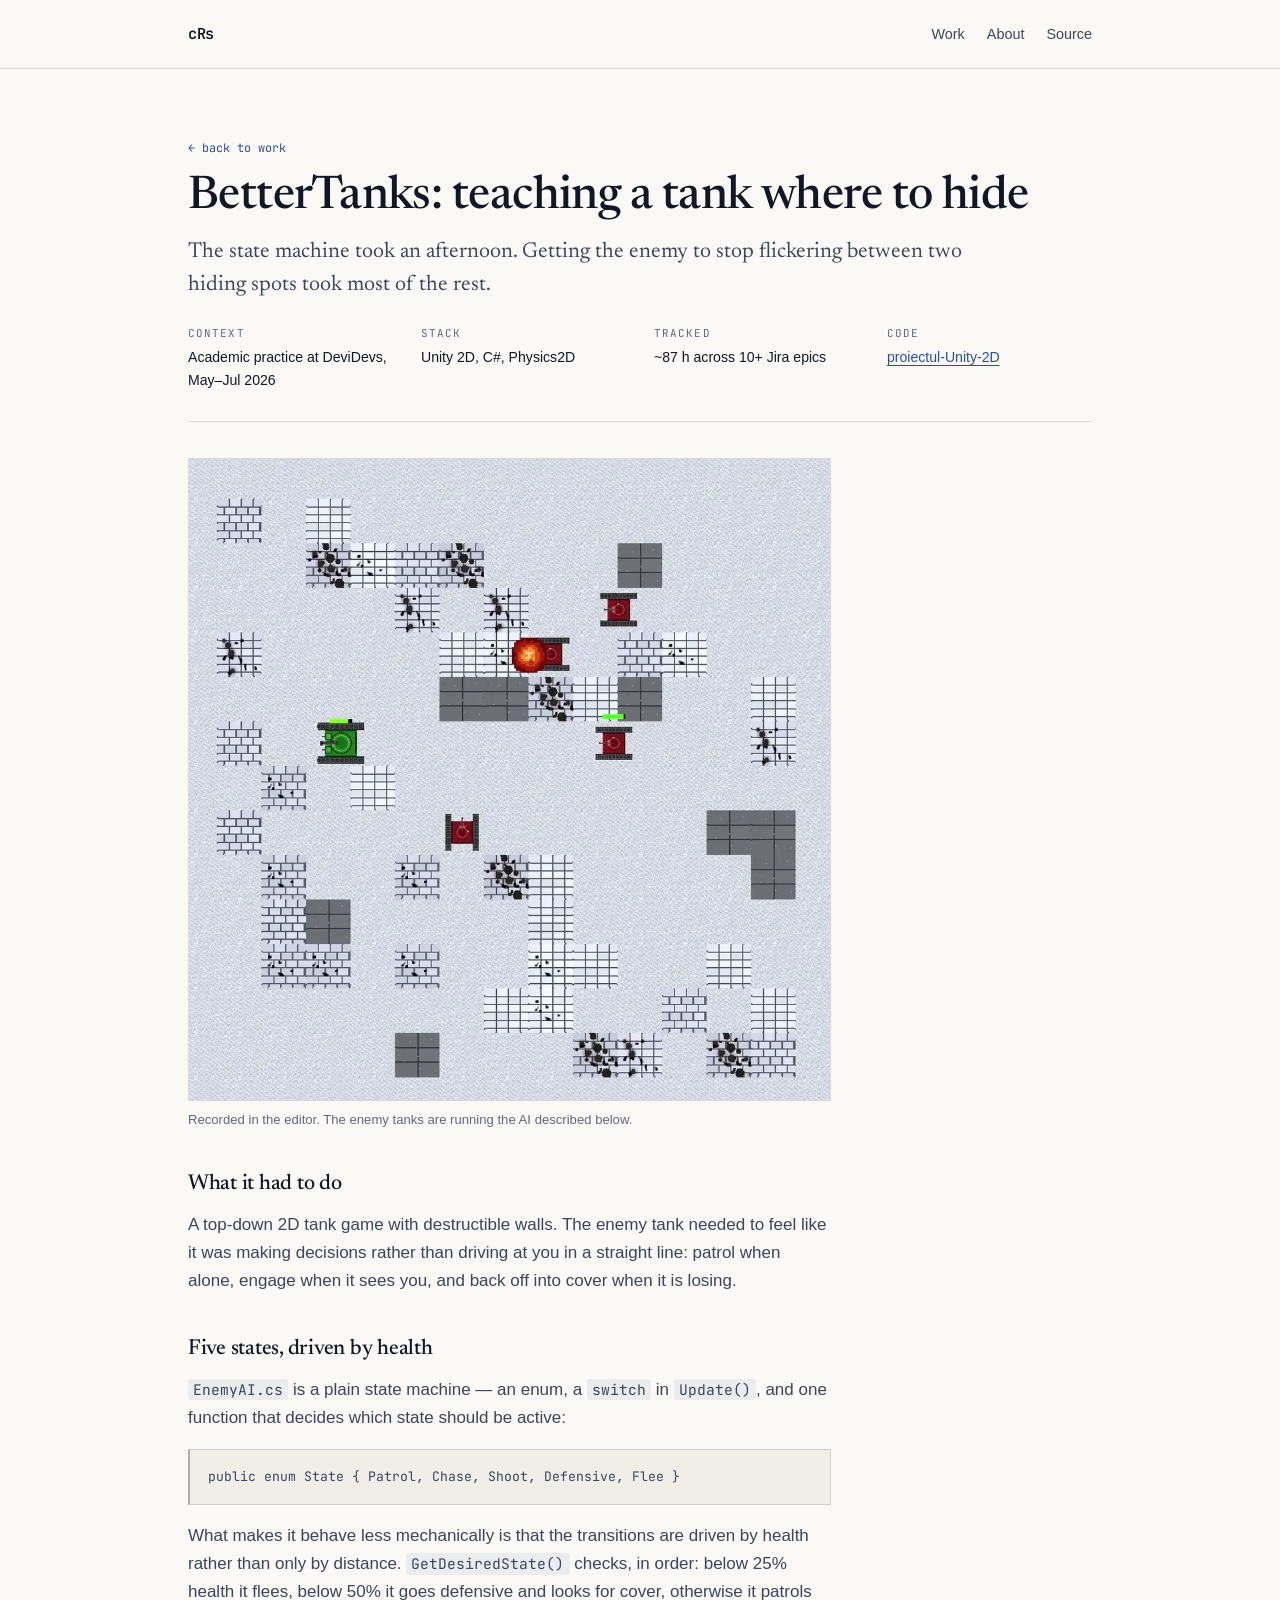
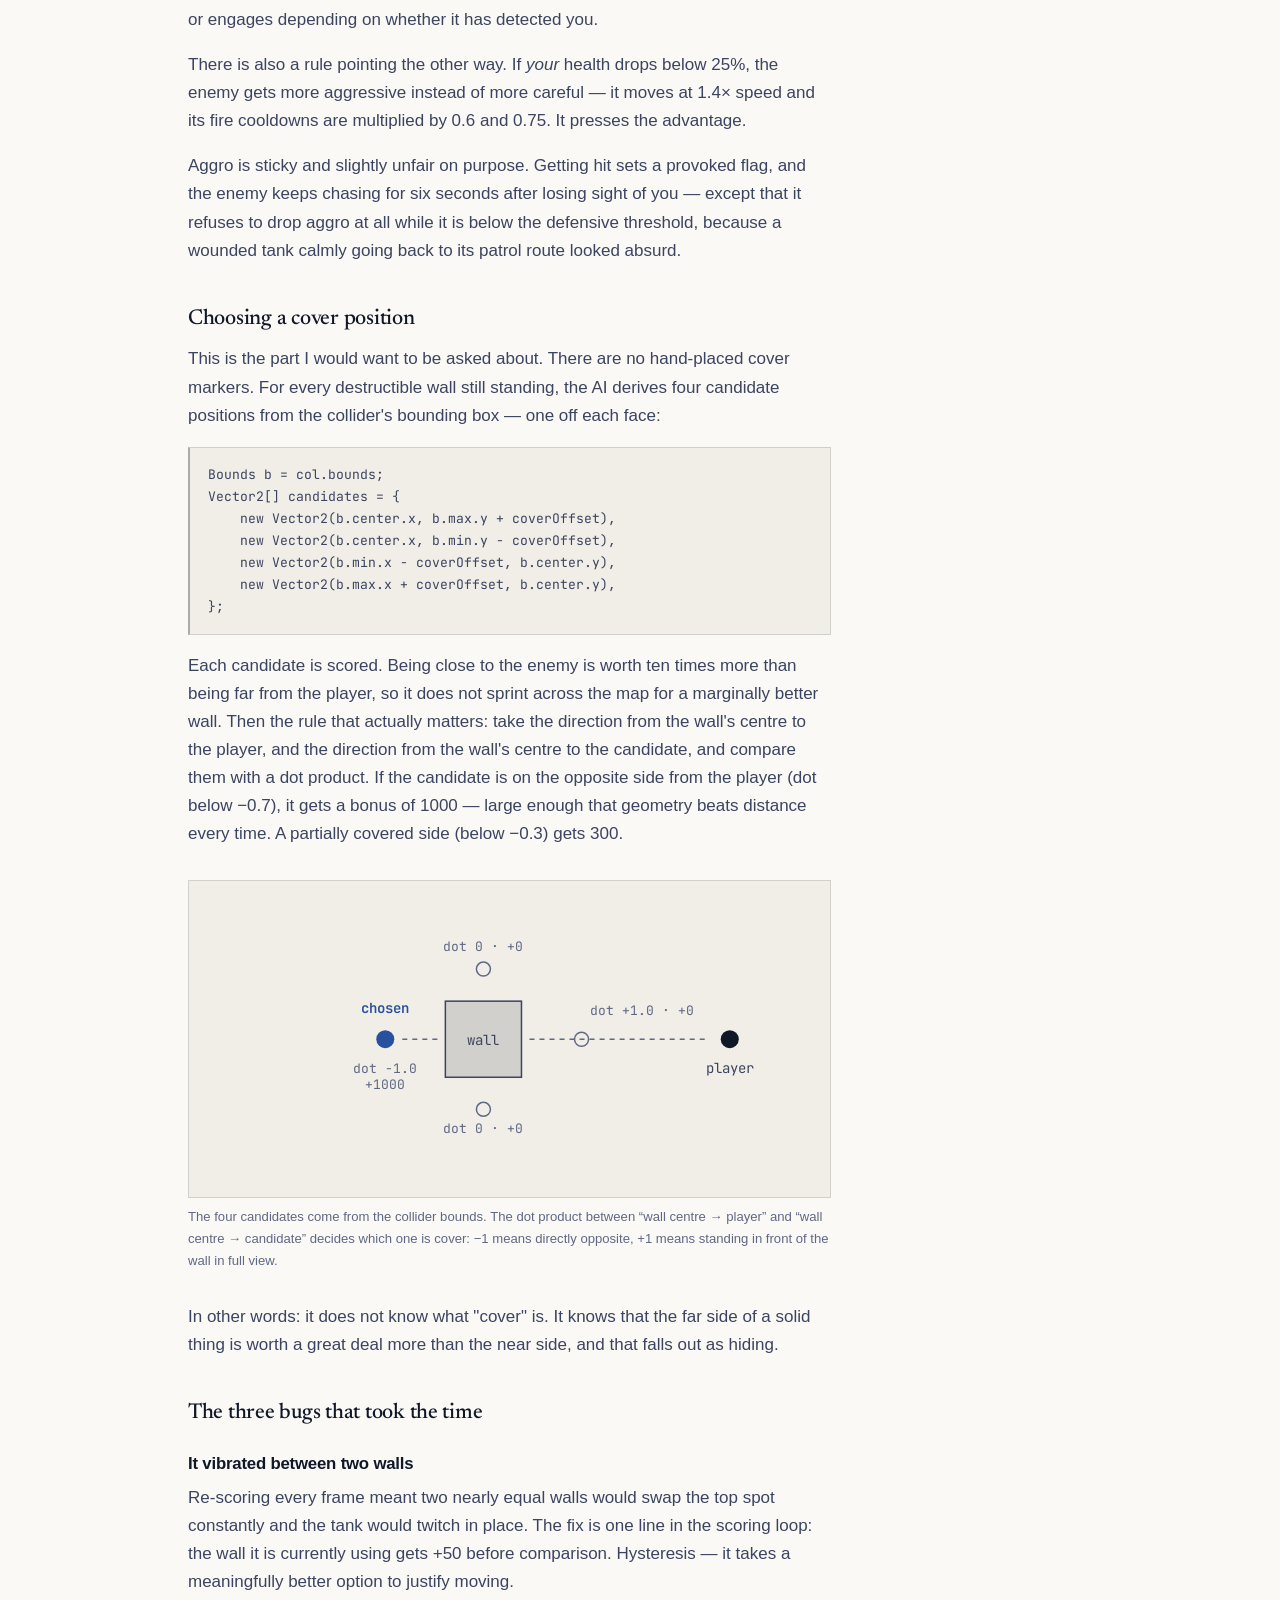
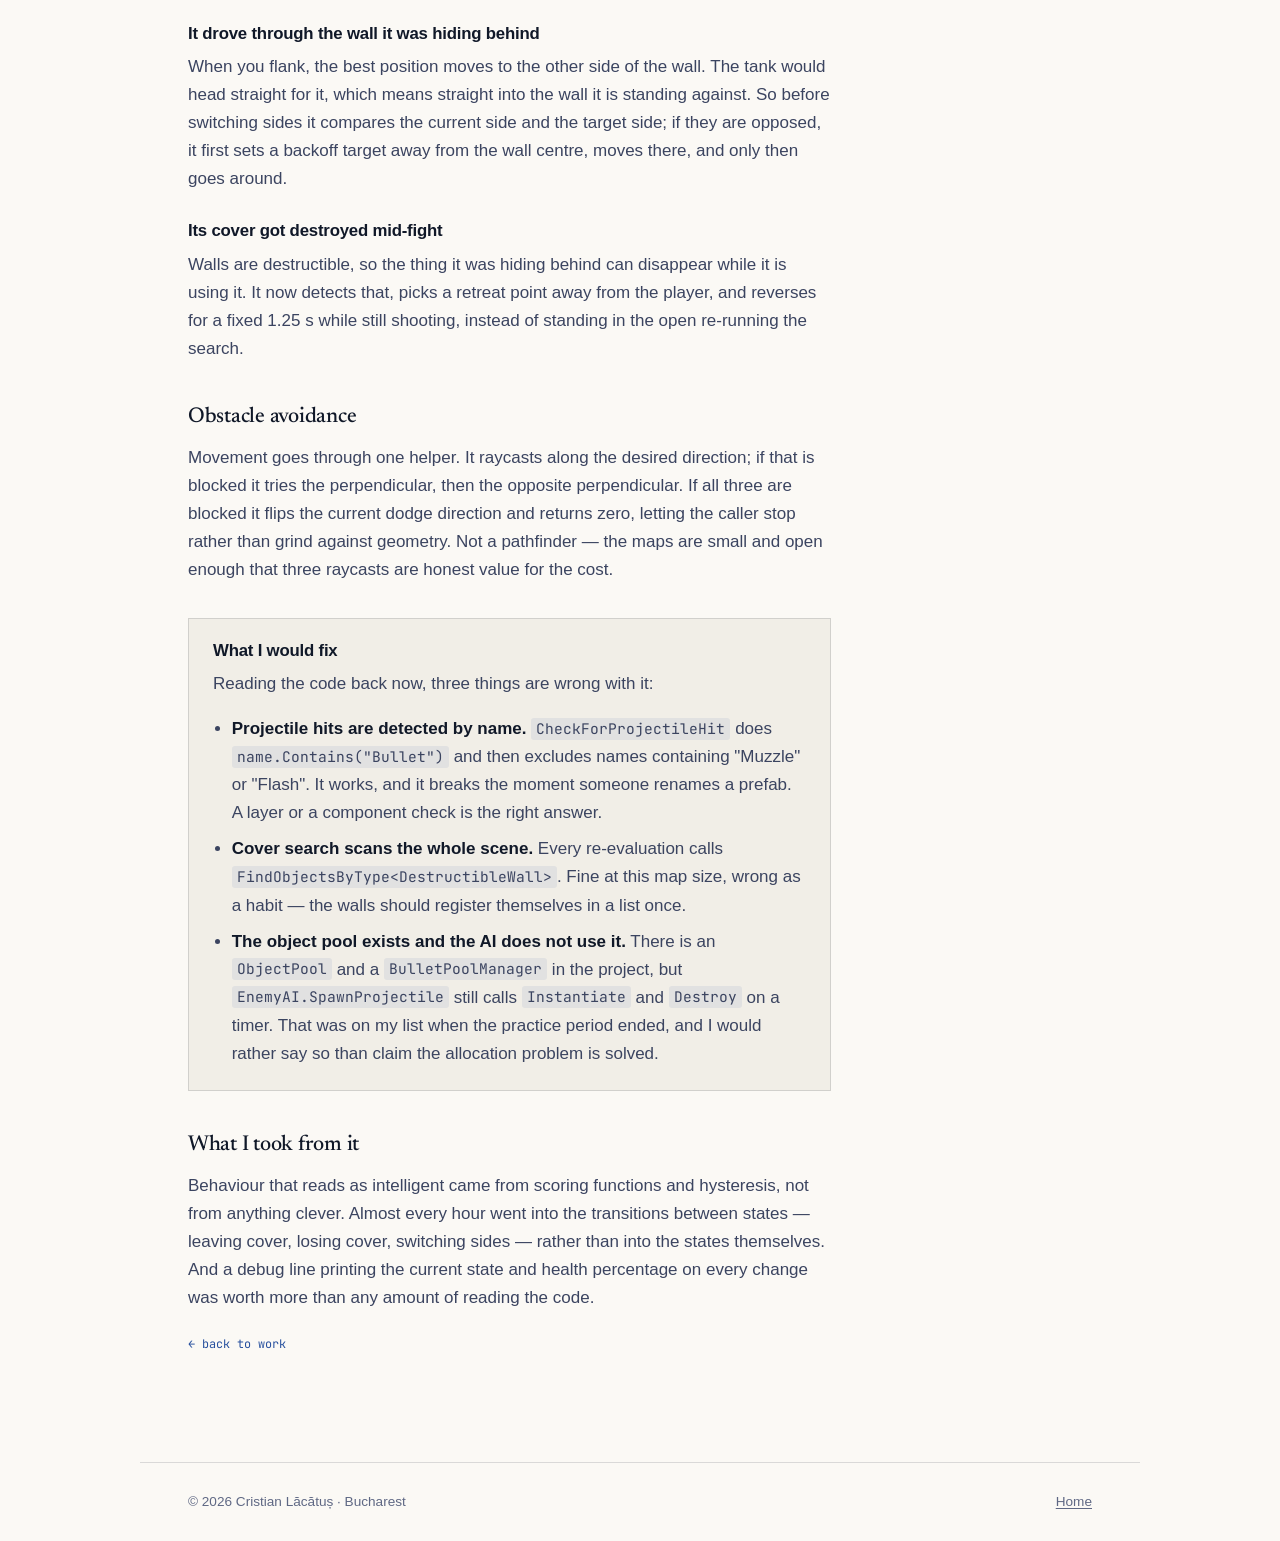
<file: projects/bettertanks.html>
<!DOCTYPE html>
<html lang="en">
<head>
  <meta charset="UTF-8">
  <meta name="viewport" content="width=device-width, initial-scale=1, viewport-fit=cover">
  <title>BetterTanks — enemy AI and cover selection · Cristian Lăcătuș</title>

  <meta name="description" content="How the enemy tank in BetterTanks decides where to hide: five states, four candidate cover points per wall, and the oscillation problems that took longer than the state machine.">
  <meta name="theme-color" content="#fbf9f5" media="(prefers-color-scheme: light)">
  <meta name="theme-color" content="#0d111c" media="(prefers-color-scheme: dark)">
  <link rel="canonical" href="https://crs011.github.io/projects/bettertanks.html">
  <link rel="icon" href="../assets/favicon.svg" type="image/svg+xml">

  <link rel="preconnect" href="https://fonts.googleapis.com">
  <link rel="preconnect" href="https://fonts.gstatic.com" crossorigin>
  <link href="https://fonts.googleapis.com/css2?family=Newsreader:opsz,wght@6..72,400;6..72,500;6..72,600&family=JetBrains+Mono:wght@400;500;600&display=swap" rel="stylesheet">
  <link rel="stylesheet" href="../styles.min.css?v=20260817">
</head>

<body>
  <a class="skip-link" href="#main">Skip to content</a>

  <header class="masthead">
    <div class="wrap masthead-inner">
      <a href="../" class="wordmark">cRs</a>
      <nav aria-label="Sections">
        <ul>
          <li><a href="../#work">Work</a></li>
          <li><a href="../#about">About</a></li>
          <li><a href="https://github.com/cRs011/proiectul-Unity-2D">Source</a></li>
        </ul>
      </nav>
    </div>
  </header>

  <main id="main" class="wrap case">
    <div class="case-head">
      <a class="back-link" href="../#work">← back to work</a>
      <h1>BetterTanks: teaching a tank where to hide</h1>
      <p class="lede">
        The state machine took an afternoon. Getting the enemy to stop flickering between two hiding
        spots took most of the rest.
      </p>

      <dl class="case-facts">
        <div>
          <dt>Context</dt>
          <dd>Academic practice at DeviDevs, May–Jul 2026</dd>
        </div>
        <div>
          <dt>Stack</dt>
          <dd>Unity 2D, C#, Physics2D</dd>
        </div>
        <div>
          <dt>Tracked</dt>
          <dd>~87 h across 10+ Jira epics</dd>
        </div>
        <div>
          <dt>Code</dt>
          <dd><a href="https://github.com/cRs011/proiectul-Unity-2D">proiectul-Unity-2D</a></dd>
        </div>
      </dl>
    </div>

    <div class="case-body">
      <figure>
        <video autoplay loop muted playsinline preload="metadata" poster="../assets/bettertanks/bettertanks_gameplay_live.webp" width="960" height="540">
          <source src="../assets/bettertanks/bettertanks_gameplay_live.mp4" type="video/mp4">
          <img src="../assets/bettertanks/bettertanks_gameplay_live.gif" alt="Gameplay: two tanks exchanging fire around destructible walls" loading="lazy">
        </video>
        <figcaption>Recorded in the editor. The enemy tanks are running the AI described below.</figcaption>
      </figure>

      <h2>What it had to do</h2>
      <p>
        A top-down 2D tank game with destructible walls. The enemy tank needed to feel like it was
        making decisions rather than driving at you in a straight line: patrol when alone, engage
        when it sees you, and back off into cover when it is losing.
      </p>

      <h2>Five states, driven by health</h2>
      <p>
        <code>EnemyAI.cs</code> is a plain state machine — an enum, a <code>switch</code> in
        <code>Update()</code>, and one function that decides which state should be active:
      </p>
      <pre><code>public enum State { Patrol, Chase, Shoot, Defensive, Flee }</code></pre>
      <p>
        What makes it behave less mechanically is that the transitions are driven by health rather
        than only by distance. <code>GetDesiredState()</code> checks, in order: below 25% health it
        flees, below 50% it goes defensive and looks for cover, otherwise it patrols or engages
        depending on whether it has detected you.
      </p>
      <p>
        There is also a rule pointing the other way. If <em>your</em> health drops below 25%, the
        enemy gets more aggressive instead of more careful — it moves at 1.4× speed and its fire
        cooldowns are multiplied by 0.6 and 0.75. It presses the advantage.
      </p>
      <p>
        Aggro is sticky and slightly unfair on purpose. Getting hit sets a provoked flag, and the
        enemy keeps chasing for six seconds after losing sight of you — except that it refuses to
        drop aggro at all while it is below the defensive threshold, because a wounded tank calmly
        going back to its patrol route looked absurd.
      </p>

      <h2>Choosing a cover position</h2>
      <p>
        This is the part I would want to be asked about. There are no hand-placed cover markers. For
        every destructible wall still standing, the AI derives four candidate positions from the
        collider's bounding box — one off each face:
      </p>
      <pre><code>Bounds b = col.bounds;
Vector2[] candidates = {
    new Vector2(b.center.x, b.max.y + coverOffset),
    new Vector2(b.center.x, b.min.y - coverOffset),
    new Vector2(b.min.x - coverOffset, b.center.y),
    new Vector2(b.max.x + coverOffset, b.center.y),
};</code></pre>
      <p>
        Each candidate is scored. Being close to the enemy is worth ten times more than being far
        from the player, so it does not sprint across the map for a marginally better wall. Then the
        rule that actually matters: take the direction from the wall's centre to the player, and the
        direction from the wall's centre to the candidate, and compare them with a dot product. If
        the candidate is on the opposite side from the player (dot below −0.7), it gets a bonus of
        1000 — large enough that geometry beats distance every time. A partially covered side
        (below −0.3) gets 300.
      </p>
      <figure class="diagram">
        <svg viewBox="0 0 640 300" role="img" aria-labelledby="cover-diagram-title">
          <title id="cover-diagram-title">
            One wall, four candidate positions. The candidate on the far side from the player scores
            a bonus of 1000; the one on the near side scores nothing.
          </title>

          <!-- Razele pleaca din centrul zidului, dar se deseneaza doar in afara lui,
               ca sa nu treaca peste dreptunghi si peste eticheta. -->
          <line x1="340" y1="150" x2="520" y2="150" class="d-ray"/>
          <line x1="248" y1="150" x2="212" y2="150" class="d-ray"/>

          <!-- zidul -->
          <rect x="256" y="112" width="76" height="76" class="d-wall"/>
          <text x="294" y="156" class="d-label d-center">wall</text>

          <circle cx="540" cy="150" r="9" class="d-player"/>
          <text x="540" y="184" class="d-label d-center">player</text>

          <!-- candidatul castigator, pe partea opusa -->
          <circle cx="196" cy="150" r="9" class="d-pick"/>
          <text x="196" y="124" class="d-label d-strong d-center">chosen</text>
          <text x="196" y="184" class="d-num d-center">dot −1.0</text>
          <text x="196" y="200" class="d-num d-center">+1000</text>

          <!-- candidatii laterali -->
          <circle cx="294" cy="80" r="7" class="d-alt"/>
          <text x="294" y="62" class="d-num d-center">dot 0 · +0</text>

          <circle cx="294" cy="220" r="7" class="d-alt"/>
          <text x="294" y="244" class="d-num d-center">dot 0 · +0</text>

          <!-- candidatul respins, pe partea jucatorului -->
          <circle cx="392" cy="150" r="7" class="d-alt"/>
          <text x="400" y="126" class="d-num">dot +1.0 · +0</text>
        </svg>
        <figcaption>
          The four candidates come from the collider bounds. The dot product between “wall centre →
          player” and “wall centre → candidate” decides which one is cover: −1 means directly
          opposite, +1 means standing in front of the wall in full view.
        </figcaption>
      </figure>

      <p>
        In other words: it does not know what "cover" is. It knows that the far side of a solid thing
        is worth a great deal more than the near side, and that falls out as hiding.
      </p>

      <h2>The three bugs that took the time</h2>

      <h3>It vibrated between two walls</h3>
      <p>
        Re-scoring every frame meant two nearly equal walls would swap the top spot constantly and
        the tank would twitch in place. The fix is one line in the scoring loop: the wall it is
        currently using gets +50 before comparison. Hysteresis — it takes a meaningfully better
        option to justify moving.
      </p>

      <h3>It drove through the wall it was hiding behind</h3>
      <p>
        When you flank, the best position moves to the other side of the wall. The tank would head
        straight for it, which means straight into the wall it is standing against. So before
        switching sides it compares the current side and the target side; if they are opposed, it
        first sets a backoff target away from the wall centre, moves there, and only then goes around.
      </p>

      <h3>Its cover got destroyed mid-fight</h3>
      <p>
        Walls are destructible, so the thing it was hiding behind can disappear while it is using it.
        It now detects that, picks a retreat point away from the player, and reverses for a fixed
        1.25 s while still shooting, instead of standing in the open re-running the search.
      </p>

      <h2>Obstacle avoidance</h2>
      <p>
        Movement goes through one helper. It raycasts along the desired direction; if that is blocked
        it tries the perpendicular, then the opposite perpendicular. If all three are blocked it
        flips the current dodge direction and returns zero, letting the caller stop rather than
        grind against geometry. Not a pathfinder — the maps are small and open enough that three
        raycasts are honest value for the cost.
      </p>

      <div class="honest">
        <h3>What I would fix</h3>
        <p>Reading the code back now, three things are wrong with it:</p>
        <ul>
          <li>
            <strong>Projectile hits are detected by name.</strong>
            <code>CheckForProjectileHit</code> does <code>name.Contains("Bullet")</code> and then
            excludes names containing "Muzzle" or "Flash". It works, and it breaks the moment someone
            renames a prefab. A layer or a component check is the right answer.
          </li>
          <li>
            <strong>Cover search scans the whole scene.</strong> Every re-evaluation calls
            <code>FindObjectsByType&lt;DestructibleWall&gt;</code>. Fine at this map size, wrong as a
            habit — the walls should register themselves in a list once.
          </li>
          <li>
            <strong>The object pool exists and the AI does not use it.</strong> There is an
            <code>ObjectPool</code> and a <code>BulletPoolManager</code> in the project, but
            <code>EnemyAI.SpawnProjectile</code> still calls <code>Instantiate</code> and
            <code>Destroy</code> on a timer. That was on my list when the practice period ended, and
            I would rather say so than claim the allocation problem is solved.
          </li>
        </ul>
      </div>

      <h2>What I took from it</h2>
      <p>
        Behaviour that reads as intelligent came from scoring functions and hysteresis, not from
        anything clever. Almost every hour went into the transitions between states — leaving cover,
        losing cover, switching sides — rather than into the states themselves. And a debug line
        printing the current state and health percentage on every change was worth more than any
        amount of reading the code.
      </p>

      <p><a class="back-link" href="../#work">← back to work</a></p>
    </div>
  </main>

  <footer class="wrap site-footer">
    <p>© 2026 Cristian Lăcătuș · Bucharest</p>
    <p class="footer-links"><a href="../">Home</a></p>
  </footer>
</body>
</html>
</file>
<file: styles.min.css>
:root{color-scheme:light dark;--paper:#fbf9f5;--paper-raised:#ffffff;--paper-sunken:#f1eee7;--ink:#101828;--ink-soft:#3b4460;--ink-muted:#5f6884;--rule:rgba(16, 24, 40, 0.14);--rule-strong:rgba(16, 24, 40, 0.30);--accent:#27509e;--accent-hover:#1a3c7d;--accent-wash:rgba(39, 80, 158, 0.08);--font-display:'Newsreader',Georgia,'Times New Roman',serif;--font-sans:-apple-system,BlinkMacSystemFont,'Segoe UI',Roboto,'Helvetica Neue',Arial,sans-serif;--font-mono:'JetBrains Mono',ui-monospace,SFMono-Regular,Menlo,monospace;--measure:68ch;--gutter:clamp(20px, 5vw, 48px)}@media (prefers-color-scheme:dark){:root{--paper:#0d111c;--paper-raised:#151b2a;--paper-sunken:#0a0e17;--ink:#eef1f7;--ink-soft:#aab3c6;--ink-muted:#828b9f;--rule:rgba(238, 241, 247, 0.16);--rule-strong:rgba(238, 241, 247, 0.32);--accent:#93b0f5;--accent-hover:#b4c7f9;--accent-wash:rgba(147, 176, 245, 0.14)}}*,::after,::before{box-sizing:border-box;margin:0;padding:0}html{font-size:100%;scroll-behavior:smooth;-webkit-text-size-adjust:100%}body{background:var(--paper);color:var(--ink-soft);font-family:var(--font-sans);font-size:1.0625rem;line-height:1.65;-webkit-font-smoothing:antialiased;padding-bottom:env(safe-area-inset-bottom)}:focus-visible{outline:2px solid var(--accent);outline-offset:3px;border-radius:2px}a{color:var(--accent);text-decoration-thickness:1px;text-underline-offset:0.18em}a:hover{color:var(--accent-hover)}code{font-family:var(--font-mono);font-size:.86em;background:var(--accent-wash);padding:.1em .35em;border-radius:3px;overflow-wrap:anywhere}strong{color:var(--ink);font-weight:600}img,video{max-width:100%;height:auto;display:block}.wrap{max-width:1000px;margin:0 auto;padding-left:var(--gutter);padding-right:var(--gutter)}.skip-link{position:absolute;left:-9999px;top:0;background:var(--paper-raised);color:var(--ink);padding:10px 16px;z-index:100}.skip-link:focus{left:8px;top:8px}h1,h2,h3,h4{font-family:var(--font-display);color:var(--ink);font-weight:500;line-height:1.15;letter-spacing:-.012em}.eyebrow{font-family:var(--font-mono);font-size:.7rem;font-weight:500;letter-spacing:.14em;text-transform:uppercase;color:var(--ink-muted)}.lede{font-family:var(--font-display);font-size:clamp(1.12rem, 2.1vw, 1.35rem);line-height:1.5;color:var(--ink-soft);max-width:var(--measure)}.masthead{border-bottom:1px solid var(--rule);background:var(--paper)}.masthead-inner{display:flex;align-items:baseline;justify-content:space-between;gap:24px;padding-top:20px;padding-bottom:20px}.wordmark{font-family:var(--font-mono);font-size:.95rem;font-weight:600;color:var(--ink);text-decoration:none;letter-spacing:-.02em}.wordmark:hover{color:var(--accent)}.masthead nav ul{display:flex;gap:22px;list-style:none;flex-wrap:wrap}.masthead nav a{font-size:.9rem;color:var(--ink-soft);text-decoration:none}.masthead nav a:hover{color:var(--ink);text-decoration:underline}.intro{padding-top:clamp(48px,9vw,92px);padding-bottom:clamp(40px,7vw,72px);display:grid;grid-template-columns:minmax(0,1fr) auto;gap:clamp(28px,6vw,64px);align-items:start}.portrait-plate{margin:0;width:clamp(150px,21vw,214px);background:var(--paper-raised);border:1px solid var(--rule);padding:9px 9px 7px}.portrait-plate img{width:100%;height:auto;aspect-ratio:4/5;object-fit:cover;display:block;border:1px solid var(--rule)}.portrait-plate figcaption{font-family:var(--font-mono);font-size:.66rem;color:var(--ink-muted);text-align:right;margin-top:7px}.intro h1{font-size:clamp(2.4rem, 6.4vw, 3.9rem);margin-bottom:6px}.byline{display:flex;align-items:center;gap:14px;margin-bottom:26px}.byline-photo{display:none;width:64px;height:80px;object-fit:cover;border:1px solid var(--rule);flex-shrink:0}.intro-role{font-family:var(--font-mono);font-size:.86rem;color:var(--ink-muted);line-height:1.6}.intro .lede{margin-bottom:28px}.contact-row{display:flex;flex-wrap:wrap;gap:8px 20px;font-size:.92rem;margin-bottom:22px}.contact-row a,.contact-row button{color:var(--ink-soft);text-decoration:none;border-bottom:1px solid var(--rule-strong);padding-bottom:1px;background:0 0;border-top:0;border-left:0;border-right:0;font:inherit;cursor:pointer}.contact-row a:hover,.contact-row button:hover{color:var(--accent);border-bottom-color:var(--accent)}.last-commit{font-family:var(--font-mono);font-size:.74rem;color:var(--ink-muted);text-decoration:none}.last-commit:hover{color:var(--ink-soft)}.last-commit .sep{opacity:.5;padding:0 4px}.section{padding-top:clamp(44px,7vw,76px);padding-bottom:clamp(44px,7vw,76px);border-top:1px solid var(--rule)}.section-head{display:flex;align-items:baseline;gap:16px;margin-bottom:32px}.section-head h2{font-size:clamp(1.45rem, 3vw, 1.85rem)}.prose p{max-width:var(--measure);margin-bottom:1em}.prose p:last-child{margin-bottom:0}.two-col{display:grid;grid-template-columns:repeat(2,minmax(0,1fr));gap:clamp(28px,5vw,56px)}.principles{list-style:none;display:grid;gap:18px;max-width:var(--measure)}.case-body ol li,.case-body ul li,.principles li,.stack-grid li{min-width:0}.principles li{padding-left:20px;position:relative}.principles li::before{content:'';position:absolute;left:0;top:.62em;width:9px;height:1px;background:var(--rule-strong)}.work-list{display:grid;gap:0}.work-item{display:grid;grid-template-columns:minmax(0,5fr) minmax(0,4fr);gap:clamp(24px,4vw,44px);padding:34px 0;border-top:1px solid var(--rule);align-items:start}.work-item:first-child{border-top:0;padding-top:0}.work-item.no-media{grid-template-columns:minmax(0,1fr);max-width:var(--measure)}.work-body h3{font-size:1.4rem;margin-bottom:4px}.work-body h3 a{color:var(--ink);text-decoration:none;background-image:linear-gradient(var(--accent),var(--accent));background-size:0 1px;background-position:0 100%;background-repeat:no-repeat;transition:background-size .2s ease}.work-body h3 a:hover{color:var(--accent);background-size:100% 1px}.work-meta{font-family:var(--font-mono);font-size:.72rem;color:var(--ink-muted);margin-bottom:14px}.work-body p{margin-bottom:16px}.tags{display:flex;flex-wrap:wrap;gap:6px 14px;font-family:var(--font-mono);font-size:.72rem;color:var(--ink-muted);list-style:none;margin-bottom:14px}.work-links{display:flex;flex-wrap:wrap;gap:18px;font-size:.88rem}.work-media{border:1px solid var(--rule);background:var(--paper-sunken)}.work-media img,.work-media video{width:100%;aspect-ratio:16/9;object-fit:cover}.stack-grid{display:grid;grid-template-columns:repeat(3,minmax(0,1fr));gap:clamp(24px,4vw,44px)}.stack-grid h3{font-size:1.02rem;font-weight:600;font-family:var(--font-sans);padding-bottom:8px;margin-bottom:12px;border-bottom:1px solid var(--rule)}.stack-grid ul{list-style:none;display:grid;gap:6px;font-size:.93rem}.stack-grid .primary{color:var(--ink);font-weight:500}.timeline{display:grid;gap:30px;max-width:780px}.timeline article{display:grid;grid-template-columns:168px minmax(0,1fr);gap:24px}.timeline time{font-family:var(--font-mono);font-size:.76rem;color:var(--ink-muted);padding-top:.35em}.timeline h3{font-size:1.12rem;margin-bottom:2px}.timeline .org{font-size:.88rem;color:var(--ink-muted);margin-bottom:10px}.closing p{max-width:var(--measure);margin-bottom:20px}.site-footer{border-top:1px solid var(--rule);padding-top:28px;padding-bottom:36px;font-size:.85rem;color:var(--ink-muted);display:flex;flex-wrap:wrap;justify-content:space-between;gap:12px}.site-footer a{color:var(--ink-muted)}.site-footer a:hover{color:var(--accent)}.footer-links{display:flex;gap:18px}.case{padding-top:clamp(40px,6vw,64px);padding-bottom:clamp(48px,8vw,88px)}.case-head{border-bottom:1px solid var(--rule);padding-bottom:28px;margin-bottom:36px}.case-head h1{font-size:clamp(2rem, 5vw, 2.9rem);margin:10px 0 12px}.back-link{font-family:var(--font-mono);font-size:.74rem;text-decoration:none}.back-link:hover{text-decoration:underline}.case-facts{display:grid;grid-template-columns:repeat(auto-fit,minmax(150px,1fr));gap:18px 28px;margin-top:24px;font-size:.88rem}.case-facts dt{font-family:var(--font-mono);font-size:.68rem;letter-spacing:.1em;text-transform:uppercase;color:var(--ink-muted);margin-bottom:3px}.case-facts dd{color:var(--ink)}.case-body{max-width:var(--measure)}.case-body h2{font-size:1.35rem;margin:42px 0 14px}.case-body h3{font-size:1.05rem;font-family:var(--font-sans);font-weight:600;margin:28px 0 10px}.case-body p{margin-bottom:1em}.case-body ol,.case-body ul{margin:0 0 1.2em 1.1em;display:grid;gap:8px}.case-body figure{margin:32px 0;max-width:none}.case-body figcaption{font-size:.82rem;color:var(--ink-muted);margin-top:8px}.case-body figure img,.case-body figure video{width:100%;border:1px solid var(--rule)}pre{background:var(--paper-sunken);border:1px solid var(--rule);border-left:2px solid var(--rule-strong);padding:16px 18px;overflow-x:auto;margin-bottom:1.3em;font-size:.82rem;line-height:1.6}pre code{background:0 0;padding:0;font-size:inherit;color:var(--ink-soft);white-space:pre}blockquote{border-left:2px solid var(--rule-strong);padding-left:18px;margin:0 0 1.3em;color:var(--ink-muted);font-family:var(--font-display);font-size:1.06rem}.diagram svg{width:100%;height:auto;display:block;background:var(--paper-sunken);border:1px solid var(--rule);padding:8px 0}.d-wall{fill:var(--rule);stroke:var(--ink-soft);stroke-width:1.5}.d-ray{stroke:var(--ink-muted);stroke-width:1.5;stroke-dasharray:5 5}.d-player{fill:var(--ink)}.d-pick{fill:var(--accent)}.d-alt{fill:none;stroke:var(--ink-muted);stroke-width:1.5}.d-label,.d-num{font-family:var(--font-mono);fill:var(--ink-muted);font-size:13px}.d-label{font-size:14px;fill:var(--ink-soft)}.d-strong{fill:var(--accent);font-weight:600}.d-center{text-anchor:middle}.honest{border:1px solid var(--rule);background:var(--paper-sunken);padding:22px 24px;margin:34px 0}.honest h3{margin-top:0}.honest ul{margin-bottom:0}@media (max-width:860px){.intro{grid-template-columns:minmax(0,1fr)}.portrait-plate{display:none}.byline-photo{display:block}.stack-grid,.two-col{grid-template-columns:minmax(0,1fr)}.work-item,.work-item.no-media{grid-template-columns:minmax(0,1fr)}.work-media{order:-1}.timeline article{grid-template-columns:minmax(0,1fr);gap:6px}.timeline time{padding-top:0}}@media (max-width:560px){body{font-size:1rem}.masthead-inner{flex-direction:column;align-items:flex-start;gap:12px}.masthead nav ul{gap:16px}.section-head{flex-direction:column;align-items:flex-start;gap:4px;margin-bottom:24px}}@media (prefers-reduced-motion:reduce){html{scroll-behavior:auto}*,::after,::before{transition-duration:0s!important;animation-duration:0s!important}}@media print{.last-commit,.masthead nav,.work-media{display:none}body{color:#000;background:#fff}}
</file>
